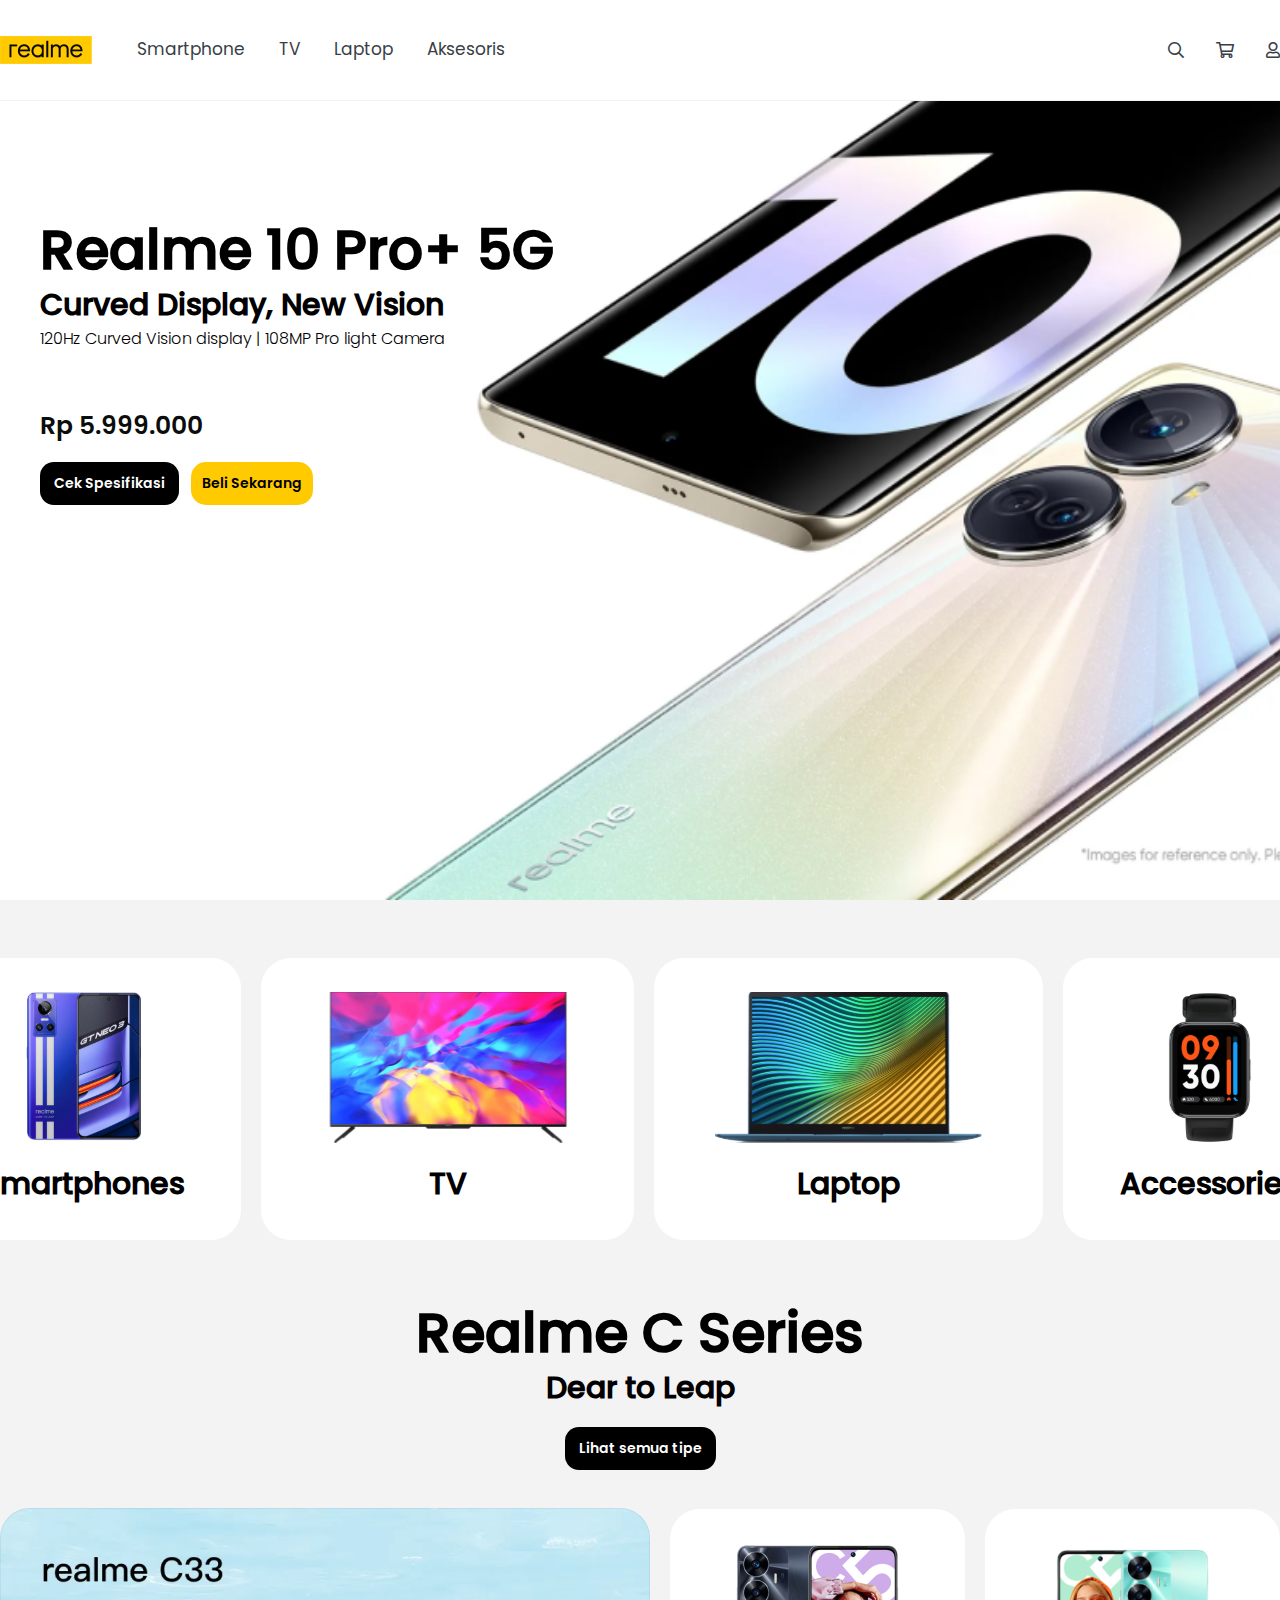
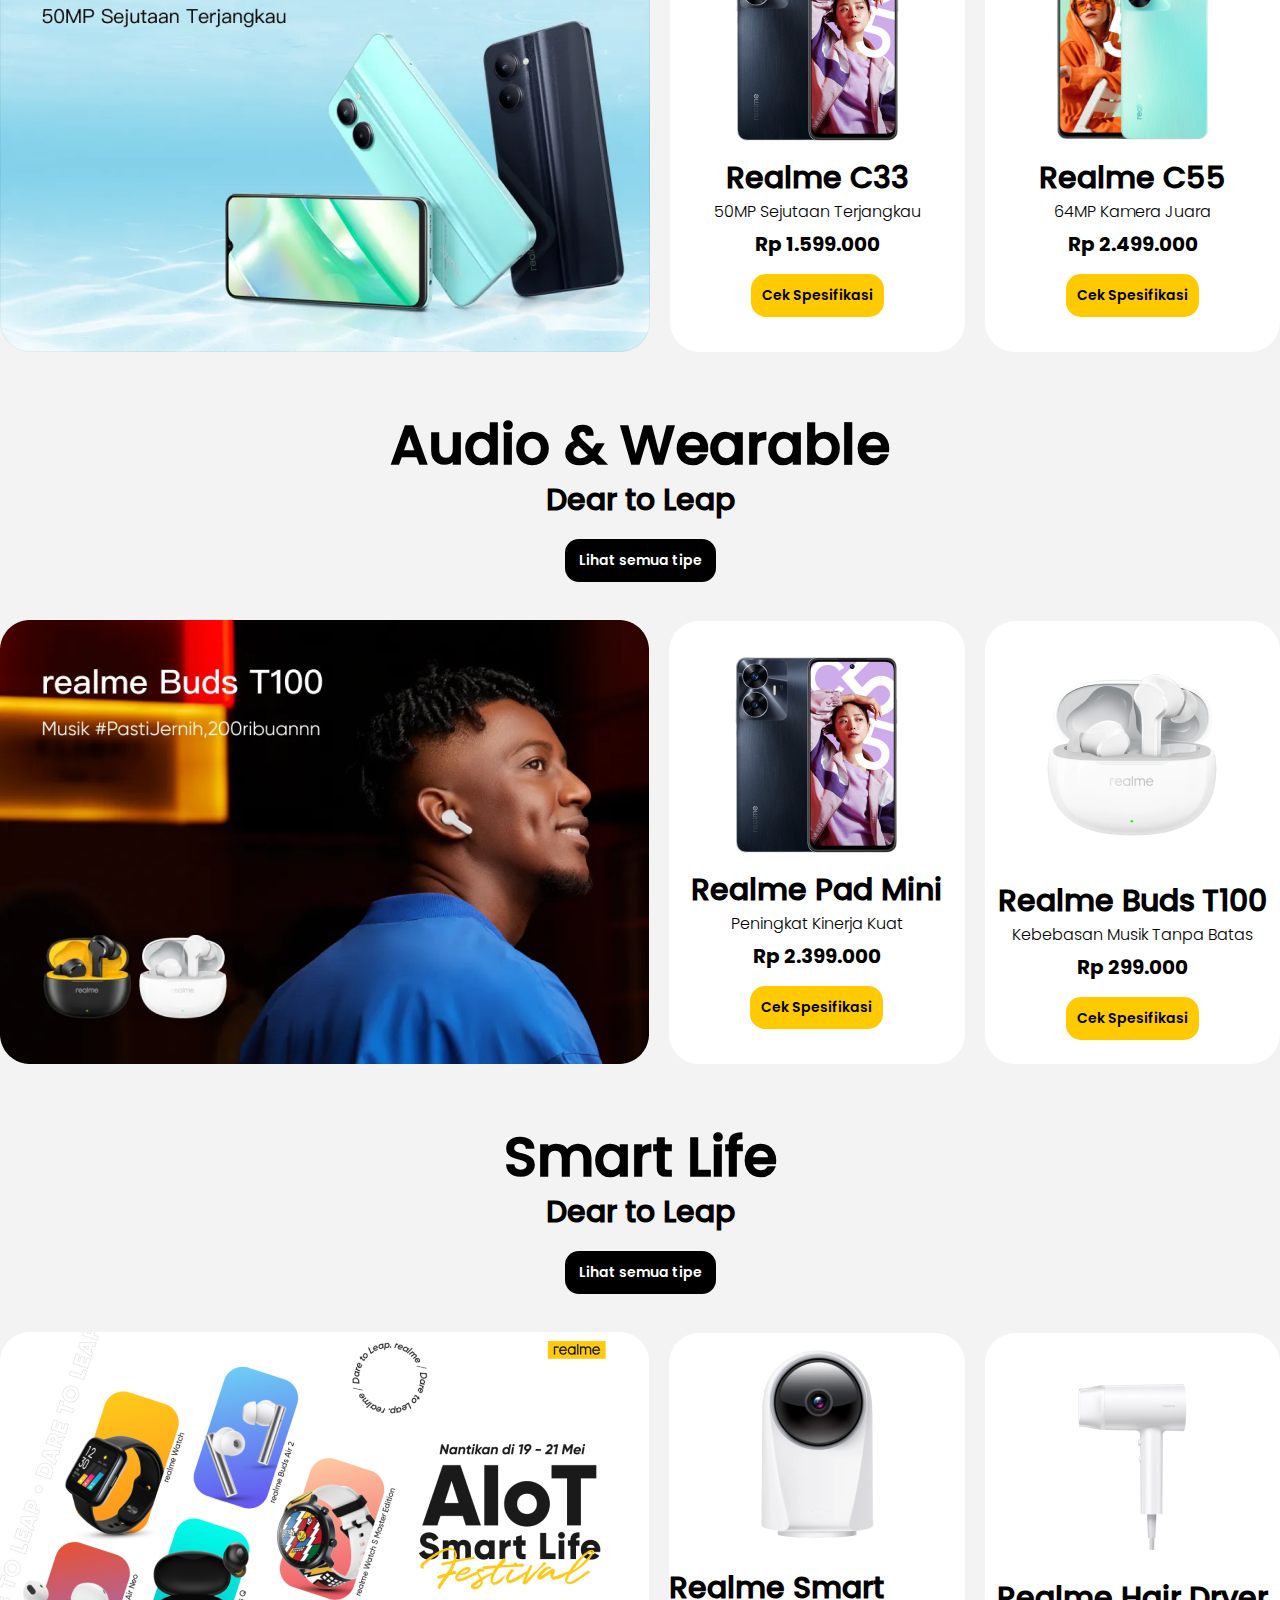
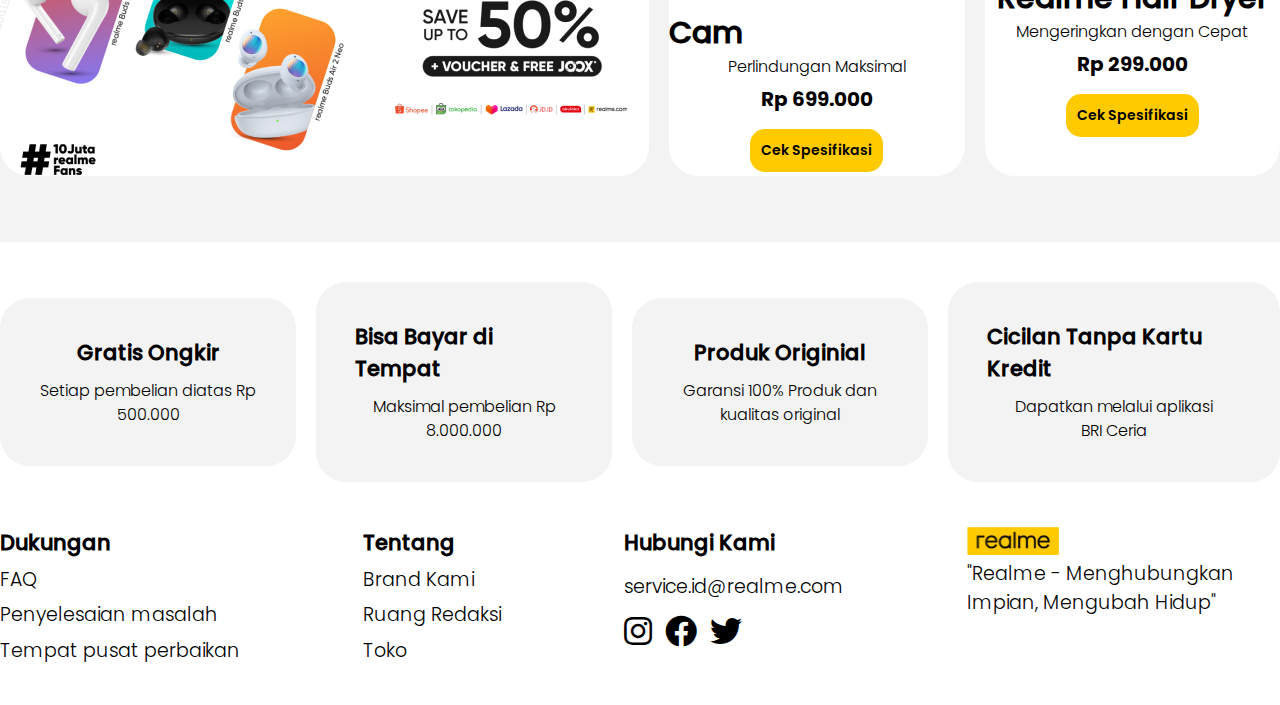
<file: index.html>
<!DOCTYPE html>
<html lang="en">

<head>
    <meta charset="UTF-8">
    <meta http-equiv="X-UA-Compatible" content="IE=edge">
    <meta name="viewport" content="width=device-width, initial-scale=1.0">
    <title>Realme</title>
    <link rel="stylesheet" href="css/all.min.css">
    <link rel="stylesheet" href="css/style.css">
    <link rel="stylesheet" href="css/media.css">


</head>

<body>

    <nav class="nav">
        <div class="container">

            <div class="nav__content">

                <div class="nav__content-left">

                    <img src="./img/logo 2.png" alt="">

                    <ul class="nav__left-list">
                        <li><a href="" class="nav__list-items">Smartphone</a></li>
                        <li><a href="" class="nav__list-items">TV</a></li>
                        <li><a href="" class="nav__list-items">Laptop</a></li>
                        <li><a href="" class="nav__list-items">Aksesoris</a></li>
                    </ul>

                </div>

                <div class="nav__content-right">

                    <a href="" class="nav__right-icons">
                        <i class="far fa-search"></i>
                    </a>
                    <a href="" class="nav__right-icons">
                        <i class="far fa-shopping-cart"></i>
                    </a>
                    <a href="" class="nav__right-icons">
                        <i class="far fa-user"></i>
                    </a>

                </div>

            </div>

        </div>
    </nav>

    <header class="header">
        <div class="container">

            <div class="header__content">

                <h1 class="title">Realme 10 Pro+ 5G </h1>
                <h2 class="title2">Curved Display, New Vision</h2>
                <p class="txt">120Hz Curved Vision display | 108MP Pro light Camera</p>
                <p class="cost">Rp 5.999.000</p>

                <div class="header__content-btns">
                    <a href="c55.html" class="btn-1">Cek Spesifikasi</a>
                    <a href="c55.html" class="btn-2">Beli Sekarang</a>
                </div>

            </div>

        </div>
    </header>

    <main class="main">
        <div class="container">

            <div class="main__cards">

                <div class="main__cards-card">
                    <img src="./img/sec_card-1.svg" alt="">
                    <h3 class="title2">Smartphones</h3>
                </div>

                <div class="main__cards-card">
                    <img src="./img/sec_card-2.svg" alt="">
                    <h3 class="title2">TV</h3>
                </div>

                <div class="main__cards-card">
                    <img src="./img/sec_card-3.svg" alt="">
                    <h3 class="title2">Laptop</h3>
                </div>

                <div class="main__cards-card">
                    <img src="./img/sec_card-4.svg" alt="">
                    <h3 class="title2">Accessories</h3>
                </div>

            </div>

            <div class="main__center">

                <div class="main__center-series">

                    <div class="main__series-top">
                        <h2 class="title">Realme C Series</h2>
                        <h3 class="title2">Dear to Leap</h3>
                        <a href="" class="btn-1">Lihat semua tipe</a>
                    </div>

                    <div class="main__series-botton">

                        <img src="./img/ceries_left.png" alt="">

                        <div class="main__bottom-card">
                            <img src="./img/series_right-1.png" alt="">
                            <h3 class="title2">Realme C33</h3>
                            <p class="txt">50MP Sejutaan Terjangkau</p>
                            <p class="cost2">Rp 1.599.000</p>
                            <a href="c55.html" class="btn-2">Cek Spesifikasi</a>
                        </div>

                        <div class="main__bottom-card">
                            <img src="./img/series_right-2.png" alt="">
                            <h3 class="title2">Realme C55</h3>
                            <p class="txt">64MP Kamera Juara</p>
                            <p class="cost2">Rp 2.499.000</p>
                            <a href="c55.html" class="btn-2">Cek Spesifikasi</a>
                        </div>

                    </div>

                </div>

                <div class="main__center-series">

                    <div class="main__series-top">
                        <h2 class="title">Audio & Wearable</h2>
                        <h3 class="title2">Dear to Leap</h3>
                        <a href="c55.html" class="btn-1">Lihat semua tipe</a>
                    </div>

                    <div class="main__series-botton">

                        <img src="./img/audio_left.png" alt="">

                        <div class="main__bottom-card">
                            <img src="./img/series_right-1.png" alt="">
                            <h3 class="title2">Realme Pad Mini </h3>
                            <p class="txt">Peningkat Kinerja Kuat</p>
                            <p class="cost2">Rp 2.399.000</p>
                            <a href="" class="btn-2">Cek Spesifikasi</a>
                        </div>

                        <div class="main__bottom-card">
                            <img src="./img/audio_right-2.png" alt="">
                            <h3 class="title2">Realme Buds T100</h3>
                            <p class="txt">Kebebasan Musik Tanpa Batas</p>
                            <p class="cost2">Rp 299.000</p>
                            <a href="" class="btn-2">Cek Spesifikasi</a>
                        </div>

                    </div>

                </div>

                <div class="main__center-series">

                    <div class="main__series-top">
                        <h2 class="title">Smart Life</h2>
                        <h3 class="title2">Dear to Leap</h3>
                        <a href="" class="btn-1">Lihat semua tipe</a>
                    </div>

                    <div class="main__series-botton">

                        <img src="./img/smart_left.png" alt="">

                        <div class="main__bottom-card">
                            <img src="./img/smart_right-1.png" alt="">
                            <h3 class="title2">Realme Smart Cam</h3>
                            <p class="txt">Perlindungan Maksimal</p>
                            <p class="cost2">Rp 699.000</p>
                            <a href="c55.html" class="btn-2">Cek Spesifikasi</a>
                        </div>

                        <div class="main__bottom-card">
                            <img src="./img/smart_right-2.png" alt="">
                            <h3 class="title2">Realme Hair Dryer</h3>
                            <p class="txt">Mengeringkan dengan Cepat</p>
                            <p class="cost2">Rp 299.000</p>
                            <a href="c55.html" class="btn-2">Cek Spesifikasi </a>
                        </div>

                    </div>

                </div>

            </div>

        </div>
    </main>

    <footer class="footer">
        <div class="container">

            <div class="footer__content">

                <div class="footer__content-top">

                    <div class="footer__top-card">
                        <h4 class="footer__card-title">Gratis Ongkir</h4>
                        <p class="txt">Setiap pembelian diatas Rp 500.000</p>
                    </div>

                    <div class="footer__top-card">
                        <h4 class="footer__card-title">Bisa Bayar di Tempat</h4>
                        <p class="txt">Maksimal pembelian Rp 8.000.000</p>
                    </div>

                    <div class="footer__top-card">
                        <h4 class="footer__card-title">Produk Originial </h4>
                        <p class="txt">Garansi 100% Produk dan kualitas original</p>
                    </div>

                    <div class="footer__top-card">
                        <h4 class="footer__card-title">Cicilan Tanpa Kartu Kredit</h4>
                        <p class="txt">Dapatkan melalui aplikasi BRI Ceria</p>
                    </div>

                </div>

                <div class="footer__content-last">

                    <div class="footer__last-block">

                        <h4 class="footer__card-title">Dukungan</h4>

                        <ul class="footer__block-list">
                            <li><a href="" class="footer__list-items">FAQ</a></li>
                            <li><a href="" class="footer__list-items">Penyelesaian masalah</a></li>
                            <li><a href="" class="footer__list-items">Tempat pusat perbaikan</a></li>
                        </ul>

                    </div>

                    <div class="footer__last-block">

                        <h4 class="footer__card-title">Tentang</h4>

                        <ul class="footer__block-list">
                            <li><a href="" class="footer__list-items">Brand Kami</a></li>
                            <li><a href="" class="footer__list-items">Ruang Redaksi</a></li>
                            <li><a href="" class="footer__list-items">Toko</a></li>
                        </ul>

                    </div>

                    <div class="footer__last-center">

                        <h4 class="footer__card-title">Hubungi Kami</h4>

                        <p class="footer__list-items">service.id@realme.com</p>

                        <div class="footer__center-icons">
                            <a href="" class="footer__iconss">
                                <i class="fab fa-instagram fa-2x"></i>
                            </a>
                            <a href="" class="footer__iconss">
                                <i class="fab fa-facebook fa-2x"></i>
                            </a>
                            <a href="" class="footer__iconss">
                                <i class="fab fa-twitter fa-2x"></i>
                            </a>
                        </div>

                    </div>

                    <div class="footer__last-right">

                        <img src="./img/footer.svg" alt="">

                        <p class="footer__list-items">"Realme - Menghubungkan Impian, Mengubah Hidup"</p>

                    </div>

                </div>

            </div>
        </div>
    </footer>


    <script src="script.js"></script>
</body>

</html>
</file>
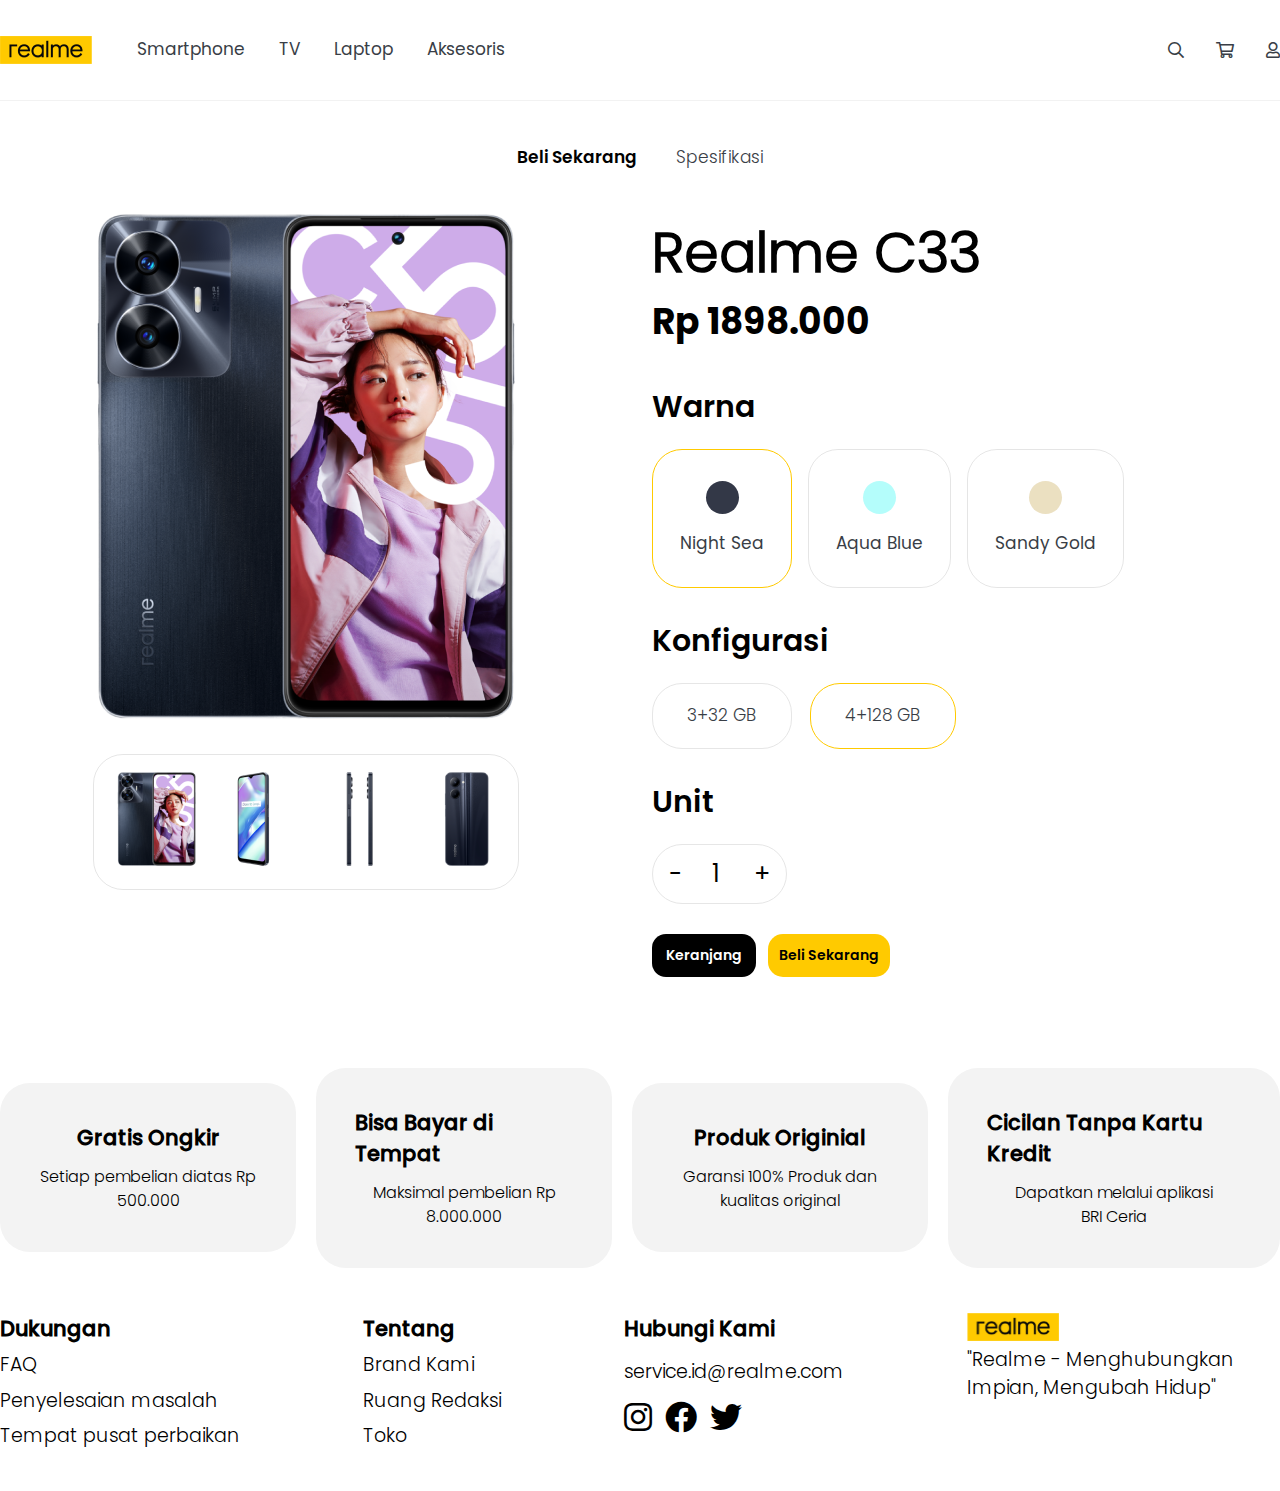
<file: c55.html>
<!DOCTYPE html>
<html lang="en">

    <head>
        <meta charset="UTF-8">
        <meta http-equiv="X-UA-Compatible" content="IE=edge">
        <meta name="viewport" content="width=device-width, initial-scale=1.0">
        <title>Realme C33</title>
        <link rel="stylesheet" href="css/all.min.css">
        <link rel="stylesheet" href="css/style.css">
        <link rel="stylesheet" href="css/media.css">


    </head>

    <body>

        <nav class="nav">
            <div class="container">

                <div class="nav__content">

                    <div class="nav__content-left">

                        <img src="./img/logo 2.png" alt="">

                        <ul class="nav__left-list">
                            <li><a href="" class="nav__list-items">Smartphone</a></li>
                            <li><a href="" class="nav__list-items">TV</a></li>
                            <li><a href="" class="nav__list-items">Laptop</a></li>
                            <li><a href="" class="nav__list-items">Aksesoris</a></li>
                        </ul>

                    </div>

                    <div class="nav__content-right">

                        <a href="" class="nav__right-icons">
                            <i class="far fa-search"></i>
                        </a>
                        <a href="" class="nav__right-icons">
                            <i class="far fa-shopping-cart"></i>
                        </a>
                        <a href="" class="nav__right-icons">
                            <i class="far fa-user"></i>
                        </a>

                    </div>

                </div>



            </div>
        </nav>


        <header class="header2">
            <div class="container">


                <div class="header2__content">

                    <div class="header2__content-top">
                        <h5 class="header2__top-title">Beli Sekarang</h5>
                        <p class="header2__top-txt">Spesifikasi</p>
                    </div>

                    <div class="header2__content-block">

                        <div class="header2__block-left">

                            <img src="./img/page_bg.png" alt="">

                            <div class="header2__left-images">
                                <img src="./img/page_mini-1.png" alt="">
                                <img src="./img/page_mini-2.png" alt="">
                                <img src="./img/page_mini-3.png" alt="">
                                <img src="./img/page_mini-4.png" alt="">
                            </div>

                        </div>

                        <div class="header2__block-right">

                            <h3 class="header2__right-title">Realme C33</h3>
                            <p class="header2__right-txt">Rp 1898.000 </p>
                            <p class="header2__right-txt2">Warna</p>

                            <div class="header2__right-colors">

                                <div class="header2__colors-block active">
                                    <span class="color1"></span>
                                    <p class="color-subtitle">Night Sea</p>
                                </div>

                                <div class="header2__colors-block">
                                    <span class="color2"></span>
                                    <p class="color-subtitle">Aqua Blue</p>
                                </div>

                                <div class="header2__colors-block">
                                    <span class="color3"></span>
                                    <p class="color-subtitle">Sandy Gold</p>
                                </div>

                            </div>

                            <p class="header2__right-txt2">Konfigurasi</p>

                            <div class="header2__right-memory">

                                <div class="header2__memory-block">
                                    <p class="memory-txt">3+32 GB</p>
                                </div>

                                <div class="header2__memory-block active">
                                    <p class="memory-txt">4+128 GB</p>
                                </div>

                            </div>

                            <p class="header2__right-txt2">Unit</p>

                            <div class="counting">
                                <button id="decreaseBtn">-</button>
                                <output id="result">1</output>
                                <button id="increaseBtn">+</button>
                            </div>

                            <div class="header__content-btns">
                                <a href="keranjang.html" class="btn-1">Keranjang</a>
                                <a href="" class="btn-2">Beli Sekarang</a>
                            </div>

                        </div>

                    </div>

                </div>

            </div>
        </header>


        <footer class="footer">
            <div class="container">

                <div class="footer__content">

                    <div class="footer__content-top">

                        <div class="footer__top-card">
                            <h4 class="footer__card-title">Gratis Ongkir</h4>
                            <p class="txt">Setiap pembelian diatas Rp 500.000</p>
                        </div>

                        <div class="footer__top-card">
                            <h4 class="footer__card-title">Bisa Bayar di Tempat</h4>
                            <p class="txt">Maksimal pembelian Rp 8.000.000</p>
                        </div>

                        <div class="footer__top-card">
                            <h4 class="footer__card-title">Produk Originial </h4>
                            <p class="txt">Garansi 100% Produk dan kualitas original</p>
                        </div>

                        <div class="footer__top-card">
                            <h4 class="footer__card-title">Cicilan Tanpa Kartu Kredit</h4>
                            <p class="txt">Dapatkan melalui aplikasi BRI Ceria</p>
                        </div>

                    </div>

                    <div class="footer__content-last">

                        <div class="footer__last-block">

                            <h4 class="footer__card-title">Dukungan</h4>

                            <ul class="footer__block-list">
                                <li><a href="" class="footer__list-items">FAQ</a></li>
                                <li><a href="" class="footer__list-items">Penyelesaian masalah</a></li>
                                <li><a href="" class="footer__list-items">Tempat pusat perbaikan</a></li>
                            </ul>

                        </div>

                        <div class="footer__last-block">

                            <h4 class="footer__card-title">Tentang</h4>

                            <ul class="footer__block-list">
                                <li><a href="" class="footer__list-items">Brand Kami</a></li>
                                <li><a href="" class="footer__list-items">Ruang Redaksi</a></li>
                                <li><a href="" class="footer__list-items">Toko</a></li>
                            </ul>

                        </div>

                        <div class="footer__last-center">

                            <h4 class="footer__card-title">Hubungi Kami</h4>

                            <p class="footer__list-items">service.id@realme.com</p>

                            <div class="footer__center-icons">
                                <a href="https://www.instagram.com/realmeuzbekistan/" class="footer__iconss">
                                    <i class="fab fa-instagram fa-2x"></i>
                                </a>
                                <a href="" class="footer__iconss">
                                    <i class="fab fa-facebook fa-2x"></i>
                                </a>
                                <a href="" class="footer__iconss">
                                    <i class="fab fa-twitter fa-2x"></i>
                                </a>
                            </div>

                        </div>

                        <div class="footer__last-right">

                            <img src="./img/footer.svg" alt="">

                            <p class="footer__list-items">"Realme - Menghubungkan Impian, Mengubah Hidup"</p>

                        </div>


                    </div>

                </div>
            </div>
        </footer>



        <script src="script.js"></script>
    </body>

</html>
</file>
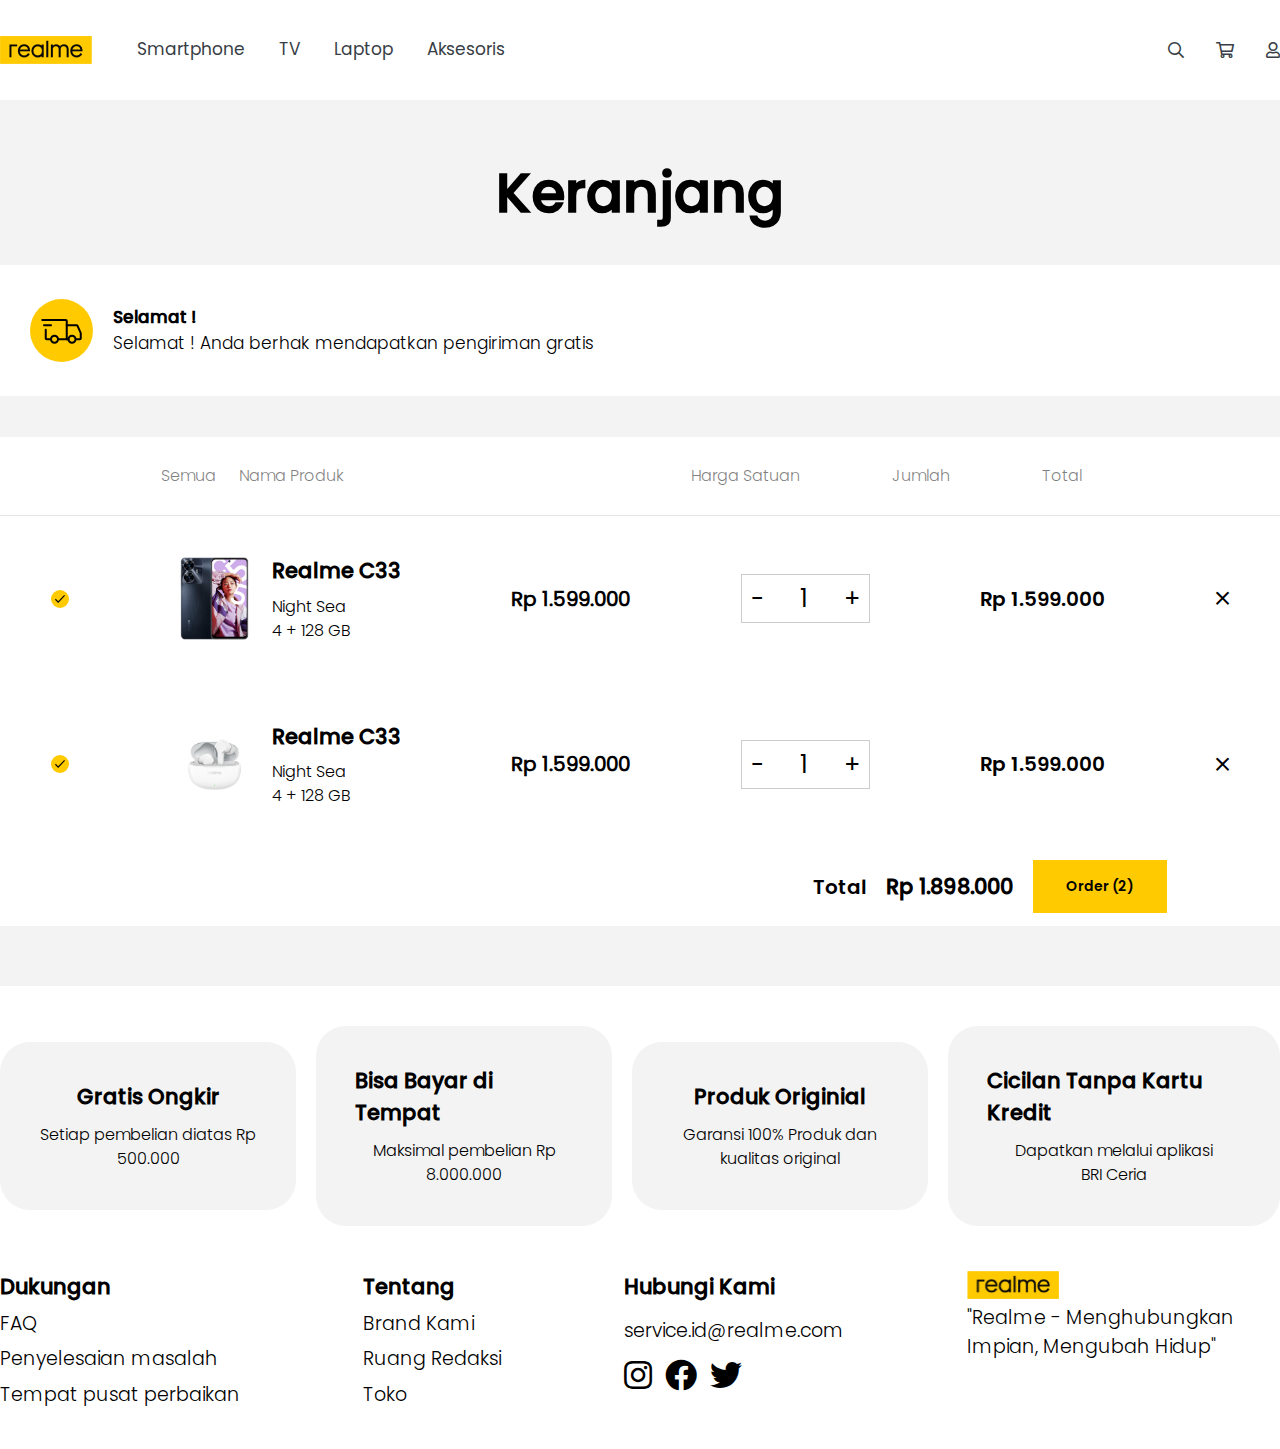
<file: keranjang.html>
<!DOCTYPE html>
<html lang="en">

    <head>
        <meta charset="UTF-8">
        <meta http-equiv="X-UA-Compatible" content="IE=edge">
        <meta name="viewport" content="width=device-width, initial-scale=1.0">
        <title>Keranjang</title>
        <link rel="stylesheet" href="css/all.min.css">
        <link rel="stylesheet" href="css/style.css">
        <link rel="stylesheet" href="css/media.css">


    </head>

    <body>

        <nav class="nav">
            <div class="container">

                <div class="nav__content">

                    <div class="nav__content-left">

                        <img src="./img/logo 2.png" alt="">

                        <ul class="nav__left-list">
                            <li><a href="" class="nav__list-items">Smartphone</a></li>
                            <li><a href="" class="nav__list-items">TV</a></li>
                            <li><a href="" class="nav__list-items">Laptop</a></li>
                            <li><a href="" class="nav__list-items">Aksesoris</a></li>
                        </ul>

                    </div>

                    <div class="nav__content-right">

                        <a href="" class="nav__right-icons">
                            <i class="far fa-search"></i>
                        </a>
                        <a href="" class="nav__right-icons">
                            <i class="far fa-shopping-cart"></i>
                        </a>
                        <a href="" class="nav__right-icons">
                            <i class="far fa-user"></i>
                        </a>

                    </div>

                </div>

            </div>
        </nav>

        <header class="header__ker">
            <div class="container">

                <h3 class="title keranjang">Keranjang</h3>

                <div class="container">

                    <div class="delivery">

                        <img src="./img/delivery-icon.svg" alt="">

                        <div class="delivery_box">

                            <h4 class="title__keranjang">Selamat !</h4>
                            <p class="subtitle__keranjang">Selamat ! Anda berhak mendapatkan pengiriman gratis</p>

                        </div>

                    </div>

                </div>

                <div class="header__kers">

                    <div class="header__ker-left">
                        <p class="header__left-txt">Semua</p>
                        <p class="header__left-txt">Nama Produk</p>
                    </div>

                    <div class="header__ker-right">
                        <p class="header__left-txt">Harga Satuan</p>
                        <p class="header__left-txt">Jumlah</p>
                        <p class="header__left-txt">Total</p>
                    </div>

                </div>

                <div class="header__center-ker">

                    <img src="./img/cheched.svg" alt="" class="media__img">

                    <div class="ker__center-block">

                        <img src="./img/page_bg.png" alt="" class="ker__center-img">

                        <div class="block__infoss">
                            <h4 class="ker__block-title">Realme C33</h4>
                            <p class="txt">Night Sea <br>
                                4 + 128 GB</p>
                        </div>

                    </div>

                    <h3 class="ker__center-title">Rp 1.599.000</h3>

                    <div class="ker__center-count">
                        <button id="decreaseBtn">-</button>
                        <span id="result">1</span>
                        <button id="increaseBtn">+</button>
                    </div>

                    <h3 class="ker__center-title2">Rp 1.599.000</h3>

                    <button class="ker__center-clear">
                        <i class="fal fa-times"></i>
                    </button>

                </div>

                <div class="header__center-ker">

                    <img src="./img/cheched.svg" alt="">


                    <div class="ker__center-block">

                        <img src="./img/audio_right-2.png" alt="" class="ker__center-img">

                        <div class="block__infoss">
                            <h4 class="ker__block-title">Realme C33</h4>
                            <p class="txt">Night Sea <br>
                                4 + 128 GB</p>
                        </div>

                    </div>

                    <h3 class="ker__center-title">Rp 1.599.000</h3>

                    <div class="ker__center-count">
                        <button id="decreaseBtn2">-</button>
                        <span id="result2">1</span>
                        <button id="increaseBtn2">+</button>
                    </div>

                    <h3 class="ker__center-title2">Rp 1.599.000</h3>


                    <button class="ker__center-clear">
                        <i class="fal fa-times"></i>
                    </button>

                </div>

                <div class="header__ker-last">
                    <h3 class="ker__center-title2">Total</h3>
                    <h4 class="header__center-ker2">Rp 1.898.000</h4>
                    <button>Order (2)</button>
                </div>


            </div>
        </header>


        <footer class="footer">
            <div class="container">

                <div class="footer__content">

                    <div class="footer__content-top">

                        <div class="footer__top-card">
                            <h4 class="footer__card-title">Gratis Ongkir</h4>
                            <p class="txt">Setiap pembelian diatas Rp 500.000</p>
                        </div>

                        <div class="footer__top-card">
                            <h4 class="footer__card-title">Bisa Bayar di Tempat</h4>
                            <p class="txt">Maksimal pembelian Rp 8.000.000</p>
                        </div>

                        <div class="footer__top-card">
                            <h4 class="footer__card-title">Produk Originial </h4>
                            <p class="txt">Garansi 100% Produk dan kualitas original</p>
                        </div>

                        <div class="footer__top-card">
                            <h4 class="footer__card-title">Cicilan Tanpa Kartu Kredit</h4>
                            <p class="txt">Dapatkan melalui aplikasi BRI Ceria</p>
                        </div>

                    </div>

                    <div class="footer__content-last">

                        <div class="footer__last-block">

                            <h4 class="footer__card-title">Dukungan</h4>

                            <ul class="footer__block-list">
                                <li><a href="" class="footer__list-items">FAQ</a></li>
                                <li><a href="" class="footer__list-items">Penyelesaian masalah</a></li>
                                <li><a href="" class="footer__list-items">Tempat pusat perbaikan</a></li>
                            </ul>

                        </div>

                        <div class="footer__last-block">

                            <h4 class="footer__card-title">Tentang</h4>

                            <ul class="footer__block-list">
                                <li><a href="" class="footer__list-items">Brand Kami</a></li>
                                <li><a href="" class="footer__list-items">Ruang Redaksi</a></li>
                                <li><a href="" class="footer__list-items">Toko</a></li>
                            </ul>

                        </div>

                        <div class="footer__last-center">

                            <h4 class="footer__card-title">Hubungi Kami</h4>

                            <p class="footer__list-items">service.id@realme.com</p>

                            <div class="footer__center-icons">
                                <a href="https://www.instagram.com/realmeuzbekistan/" class="footer__iconss">
                                    <i class="fab fa-instagram fa-2x"></i>
                                </a>
                                <a href="" class="footer__iconss">
                                    <i class="fab fa-facebook fa-2x"></i>
                                </a>
                                <a href="" class="footer__iconss">
                                    <i class="fab fa-twitter fa-2x"></i>
                                </a>
                            </div>

                        </div>

                        <div class="footer__last-right">

                            <img src="./img/footer.svg" alt="">

                            <p class="footer__list-items">"Realme - Menghubungkan Impian, Mengubah Hidup"</p>

                        </div>


                    </div>

                </div>
            </div>
        </footer>

        <script src="script.js"></script>
    </body>

</html>
</file>
<file: css/style.css>
@import url(font.css);

* {
    padding: 0;
    margin: 0;
    box-sizing: border-box;
    list-style: none;
    text-decoration: none;
    font-family: "Poppins-Regular";
}

.nav {
    position: fixed;
    top: 0;
    width: 100%;
    border-bottom: 1px solid #0000000D;
    background: white;
}

.container {
    max-width: 1318px;
    margin: 0 auto;
}

.nav__content {
    display: flex;
    justify-content: space-between;
    align-items: center;
    padding: 36px 0;
}

.nav__content-left {
    display: flex;
    align-items: center;
    column-gap: 45px;
}

.nav__left-list {
    display: flex;
    column-gap: 34px;
}

.nav__list-items {
    color: #393E46;
    font-size: 17px;
    line-height: 25.5px;
    transition: 0.5s;
}

.nav__list-items:hover {
    color: #FFCA00;
}

.nav__content-right {
    display: flex;
    align-items: center;
    column-gap: 32px;
}

.nav__right-icons {
    color: #393E46;
    transition: 0.5s;
}

.nav__right-icons:hover {
    transform: scale(1.6);
}

.header {
    background: url(../img/header_bg.png) no-repeat center/cover;
    height: 100vh;
    background-position: top center;
}

.header__content {
    display: flex;
    flex-direction: column;
    padding: 217px 0 143px 40px;
}

.title {
    color: #000000;
    font-size: 55px;
    line-height: 65px;
    font-family: "Poppins-Medium";
}

.title2 {
    color: #000000;
    font-size: 30px;
    line-height: 45px;
    font-family: "Poppins-Medium";
    transition: 0.5s;
}

.txt {
    color: #000000;
    line-height: 24px;
    font-family: "Poppins-Light";
}

.cost {
    font-size: 25px;
    line-height: 37.5px;
    color: #0B0C0C;
    font-family: "Poppins-SemiBold";
    padding: 56px 0 17px;
}

.header__content-btns {
    display: flex;
    align-items: center;
    column-gap: 12px;
}

.btn-1 {
    color: white;
    background: #000000;
    border-radius: 14px;
    padding: 10px 13px;
    font-size: 14px;
    line-height: 21px;
    font-family: "Poppins-SemiBold";
    transition: 0.5s;
    border: 1px solid transparent;
}

.btn-1:hover {
    border: 1px solid #0000001A;
    background: linear-gradient(0deg, rgba(0, 0, 0, 0.1), rgba(0, 0, 0, 0.1)),
        linear-gradient(0deg, rgba(0, 0, 0, 0.05), rgba(0, 0, 0, 0.05));
    color: #000000;
}

.btn-2:hover {
    border: 1px solid #0000001A;
    background: linear-gradient(0deg, rgba(0, 0, 0, 0.1), rgba(0, 0, 0, 0.1)),
        linear-gradient(0deg, rgba(255, 202, 0, 0.05), rgba(255, 202, 0, 0.05));
    color: #000000;

}

.btn-2 {
    background: #FFCA00;
    color: #000000;
    border-radius: 15px;
    padding: 10px;
    font-size: 14px;
    line-height: 21px;
    font-family: "Poppins-SemiBold";
    transition: 0.5s;
    border: 1px solid transparent;
}

.main {
    background: #F3F3F3;
}

.main__cards {
    display: flex;
    justify-content: center;
    align-items: center;
    column-gap: 20px;
    padding: 58px 0 60px;
}

.main__cards-card {
    display: flex;
    flex-direction: column;
    justify-content: center;
    align-items: center;
    background: white;
    padding: 32px 55px;
    border-radius: 30px;
    border: 2px solid transparent;
    transition: 0.5s;
}

.main__cards-card:hover {
    background: rgba(0, 0, 0, 0);
    border: 2px solid black;
}



.main__cards-card:hover .title2 {
    color: rgb(0, 0, 0);
    transform: scale(1.2);
}

.main__cards-card .title2 {
    padding-top: 18px;
}

.main__center {
    display: flex;
    flex-direction: column;
    row-gap: 60px;
    padding-bottom: 66px;
}

.main__center-series {
    display: flex;
    flex-direction: column;
    row-gap: 38px;
}

.main__series-top {
    display: flex;
    flex-direction: column;
    justify-content: center;
    align-items: center;
}

.main__series-top .btn-1 {
    margin-top: 17px;
}

.main__series-botton {
    display: flex;
    align-items: center;
    column-gap: 20px;
}

.main__bottom-card {
    width: 315px;
    height: 443px;
    display: flex;
    flex-direction: column;
    justify-content: center;
    align-items: center;
    background: white;
    border-radius: 30px;
}

.main__bottom-card .title2 {
    padding-top: 13px;
}

.cost2 {
    color: black;
    font-size: 20px;
    line-height: 30px;
    font-family: "Poppins-Bold";
    padding: 5px 0 15px;
}

.footer__content {
    display: flex;
    flex-direction: column;
    row-gap: 45px;
    padding: 40px 0;
}

.footer__content-top {
    display: flex;
    align-items: center;
    column-gap: 20px;
}

.footer__top-card {
    display: flex;
    justify-content: center;
    align-items: center;
    flex-direction: column;
    row-gap: 11px;
    background: #F3F3F3;
    padding: 39px;
    border-radius: 30px;
}

.footer__card-title {
    color: #000000;
    font-size: 21px;
    line-height: 31.5px;
    font-family: "Poppins-Medium";
}

.footer__top-card .txt {
    width: 218px;
    text-align: center;
}

.footer__content-last {
    display: flex;
    justify-content: space-between;
}

.footer__last-block {
    display: flex;
    flex-direction: column;
    row-gap: 7px;
}

.footer__block-list {
    display: flex;
    flex-direction: column;
    row-gap: 7px;
}

.footer__list-items {
    color: black;
    font-size: 19px;
    line-height: 28.5px;
    font-family: "Poppins-Light";
}

.footer__last-center {
    display: flex;
    flex-direction: column;
    row-gap: 14px;
}

.footer__center-icons {
    display: flex;
    column-gap: 13px;
}

.footer__iconss {
    color: black;
    transition: 0.5s;
}

.footer__iconss:hover {
    transform: scale(1.5);
}

.footer__last-right {
    display: flex;
    flex-direction: column;
    row-gap: 5px;
}

.footer__last-right img {
    max-width: max-content;
}

.footer__last-right .footer__list-items {
    width: 313.26px;
}

.header2__content {
    display: flex;
    flex-direction: column;
    row-gap: 40px;
    padding: 145px 0 51px;
}

.header2__content-top {
    display: flex;
    justify-content: center;
    align-items: center;
    column-gap: 39px;
}

.header2__top-title {
    color: black;
    font-size: 17px;
    line-height: 25.5px;
    font-family: "Poppins-SemiBold";
}

.header2__top-txt {
    color: #393E46;
    font-size: 17px;
    line-height: 25.5px;
    font-family: "Poppins-Light";
}

.header2__content-block {
    display: flex;
    column-gap: 133px;
    padding-left: 93px;
}

.header2__block-left {
    display: flex;
    flex-direction: column;
    row-gap: 32px;
}

.header2__left-images {
    display: flex;
    justify-content: center;
    align-items: center;
    column-gap: 6px;
    border: 1px solid #0000001A;
    border-radius: 30px;
    padding: 14px 0 19px 21px;
}

.header2__block-right {
    display: flex;
    flex-direction: column;
}

.header2__right-title {
    font-family: "Poppins-Light";
    font-size: 55px;
    line-height: 84px;
    color: black;
}

.header2__right-txt {
    color: black;
    font-size: 36px;
    line-height: 54px;
    font-family: "Poppins-Bold";
    padding-bottom: 35px;
}

.header2__right-txt2 {
    color: black;
    font-size: 30px;
    line-height: 45px;
    font-family: "Poppins-SemiBold";
}

.header2__right-colors {
    display: flex;
    align-items: center;
    column-gap: 16px;
    padding: 20px 0 30px;
}

.header2__colors-block {
    display: flex;
    justify-content: center;
    align-items: center;
    flex-direction: column;
    row-gap: 17px;
    border: 1px solid #0000001A;
    padding: 31px 27px;
    border-radius: 30px;
    transition: 0.5s;
}

.header2__colors-block:hover {
    border: 1px solid #FFCA00;
}

.color1 {
    background: #333847;
    width: 33px;
    height: 33px;
    border-radius: 50%;
}

.color2 {
    background: #B4FDFB;
    width: 33px;
    height: 33px;
    border-radius: 50%;
}

.color3 {
    background: #EBE0C1;
    width: 33px;
    height: 33px;
    border-radius: 50%;
}

.color-subtitle {
    color: #393E46;
    font-size: 17px;
    line-height: 25.5px;
}

.header2__right-memory {
    display: flex;
    align-items: center;
    column-gap: 18px;
    padding: 20px 0 30px;
}

.header2__memory-block {
    border: 1px solid #E6E6E6;
    padding: 19px 34px;
    border-radius: 30px;
    transition: 0.5s;
}

.header2__memory-block:hover{
    border: 1px solid #FFCA00;
}

.memory-txt {
    color: #393E46;
    font-size: 17px;
    line-height: 25.5px;
    font-family: "Poppins-Light";
}

.active {
    border: 1px solid #FFCA00;
}

.counting {
    display: flex;
    align-items: center;
    justify-content: center;
    column-gap: 72px;
    border: 1px solid #E6E6E6;
    width: 135px;
    height: 60px;
    border-radius: 30px;
    margin: 20px 0 30px;
    position: relative;
}

.counting output {
    color: black;
    font-size: 1.5rem;
    position: absolute;
    left: 59px;
}

.counting button {
    color: black;
    background: none;
    border: none;
    outline: none;
    cursor: pointer;
    font-size: 1.5rem;
}


.keranjang {
    text-align: center;
    padding-bottom: 40px;
}

.delivery {
    display: flex;
    align-items: center;
    column-gap: 20px;
    background: white;
    padding: 34px 30px;
    margin-bottom: 41px;
}

.title__keranjang {
    color: black;
    font-size: 17px;
    line-height: 25.5px;
    font-family: "Poppins-Medium";
}

.subtitle__keranjang {
    font-size: 17px;
    line-height: 25.5px;
    font-family: "Poppins-Light";
    color: black;
}

.header__ker {
    background: #F3F3F3;
    padding: 160px 0 60px;
}

.header__kers {
    display: flex;
    justify-content: space-between;
    align-items: center;
    background: white;
    padding: 27px 198px 27px 161px;
    border-bottom: 1px solid #0000001A;
}

.header__ker-left {
    display: flex;
    align-items: center;
    column-gap: 23px;
}

.header__ker-right {
    display: flex;
    align-items: center;
    column-gap: 92px;
}

.header__left-txt {
    color: #00000080;
    font-family: "Poppins-Light";
    line-height: 24px;
}

.header__center-ker {
    display: flex;
    align-items: center;
    justify-content: space-between;
    background-color: white;
    padding: 39px 51px;
}

.ker__center-block {
    display: flex;
    align-items: center;
    column-gap: 23px;
}

.block__infoss {
    display: flex;
    flex-direction: column;
    row-gap: 8px;
}

.ker__center-img {
    max-width: 69px;
    max-height: 84px;
}

.ker__block-title {
    color: black;
    font-size: 21px;
    line-height: 31.5px;
    font-family: "Poppins-Medium";
}

.ker__center-title {
    color: black;
    font-size: 20px;
    line-height: 30px;
}

.ker__center-count {
    display: flex;
    align-items: center;
    column-gap: 25px;
    border: 1px solid #00000033;
    padding: 6px 9px;
}

.ker__center-count span {
    width: 30px;
    text-align: center;
    font-size: 1.5rem;
}

.ker__center-count button {
    border: none;
    outline: none;
    background: none;
    font-size: 1.5rem;
    cursor: pointer;
}

.ker__center-title2 {
    font-size: 20px;
    line-height: 30px;
    color: black;
    font-family: "Poppins-SemiBold";
}

.ker__center-clear {
    border: none;
    outline: none;
    background: none;
    font-size: 1.3rem;
}

.header__ker-last {
    display: flex;
    column-gap: 20px;
    align-items: center;
    justify-content: flex-end;
    background: white;
    padding: 13px 113px;
}

.header__ker-last button {
    border: none;
    outline: none;
    background: #FFCA00;
    padding: 16px 33px;
    color: black;
    font-size: 14px;
    line-height: 21px;
    font-family: "Poppins-SemiBold";
    cursor: pointer;
}

.header__center-ker2 {
    color: black;
    font-size: 21px;
    line-height: 31.5px;
    font-family: "Poppins-Medium";
}
</file>
<file: css/media.css>
@media(max-width: 932px) {

     .nav {
         border-bottom: 1, 5px solid #0000000D;
     }

     .nav__content {
         padding: 36px 25px;
     }

     .nav__content-left {
         column-gap: 40px;
     }

     .nav__left-list {
         column-gap: 25px;
     }

     .nav__list-items {
         font-size: 16.5px;
         line-height: 20px;
     }

     .nav__content-right {
         column-gap: 28px;
     }

     .header {
         background-position: top;
     }

     .header__content {
         width: 100%;
         row-gap: 2px;
         padding: 140px 25px;
     }


     .title {
         font-size: 40px;
         line-height: 30px;
     }


     .title2 {
         font-size: 25px;
         line-height: 50px;
     }

     .header__content .txt {
         width: 30%;
     }

     .txt {
         line-height: 20px;
     }

     .cost {
         font-size: 20px;
         line-height: 30px;
         padding: 40px 0 15px;
     }

     .header__content-btns {
         column-gap: 10px;
     }

     .btn-1 {
         border-radius: 15px;
         padding: 9px 11px;
         font-size: 12px;
         line-height: 18px;
     }

     .btn-2 {
         border-radius: 15px;
         padding: 9px 11px;
         font-size: 12px;
         line-height: 18px;
     }

     .main__cards {
         flex-wrap: wrap;
         gap: 20px;
         padding: 55px 0 55px;
     }

     .main__cards-card {
         padding: 30px 40px;
         border-radius: 25px;
     }

     .main__cards-card .title2 {
         padding-top: 15px;
     }

     .main__center {
         row-gap: 55px;
         padding-bottom: 55px;
     }

     .main__center-series {
         row-gap: 33px;
     }

     .main__series-top .btn-1 {
         margin-top: 15px;
     }

     .main__series-botton {
         justify-content: center;
         flex-wrap: wrap;
         gap: 20px;
     }

     .main__bottom-card {
         width: 310px;
         height: 425px;
     }

     .main__bottom-card .title2 {
         padding-top: 10px;
     }

     .cost2 {
         font-size: 18px;
         line-height: 22px;
         padding: 6px 0 17px;
     }

     .footer__content {
         row-gap: 35px;
         padding: 35px 25px;
     }

     .footer__content-top {
         justify-content: center;
         flex-wrap: wrap;
         gap: 15px;
     }


     .footer__top-card {
         width: 45%;
         row-gap: 9px;
         padding: 35px;
     }

     .footer__card-title {
         font-size: 19px;
         line-height: 25px;
     }

     .footer__top-card .txt {
         font-size: 15px;
     }


     .footer__last-block {
         row-gap: 5px;
     }

     .footer__block-list {
         row-gap: 3px;
     }

     .footer__list-items {
         font-size: 14px;
         line-height: 20px;
     }

     .footer__last-center {
         row-gap: 10px;
     }

     .footer__center-icons {
         column-gap: 10px;
     }

     .footer__iconss .fa-2x {
         font-size: 1.7em;
     }

     .footer__last-right {
         row-gap: 10px;
     }

     .footer__last-right .footer__list-items {
         width: 190px;
     }

     .header2__content {
         row-gap: 30px;
         padding: 140px 25px 20px;
     }

     .header2__content-top {
         column-gap: 20px;
     }

     .header2__top-title {
         font-size: 16px;
         line-height: 20px;
     }

     .header2__top-txt {
         font-size: 15px;
         line-height: 20px;
     }


     .header2__content-block {
         column-gap: 117px;
         padding-left: 0;
     }

     .header2__block-left {
         row-gap: 28px;
     }

     .header2__left-images {
         column-gap: 4px;
         border: 2px solid #0000001A;
         padding: 13px 0 15px 10px;
     }

     .header2__right-title {
         font-size: 45px;
         line-height: 55px;
     }

     .header2__right-txt {
         font-size: 29px;
         line-height: 40px;
         padding-bottom: 30px;
     }

     .header2__right-txt2 {
         font-size: 28px;
         line-height: 35px;
     }

     .header2__right-colors {
         column-gap: 13px;
         padding: 15px 0 28px;
     }

     .header2__colors-block {
         row-gap: 15px;
         padding: 25px;
     }

     .color1 {
         width: 30px;
         height: 30px;
     }

     .color2 {
         width: 30px;
         height: 30px;
     }

     .color3 {
         width: 30px;
         height: 30px;
     }

     .color-subtitle {
         font-size: 16px;
         line-height: 23px;
         text-align: center;
     }

     .header2__right-memory {
         column-gap: 16px;
         padding: 18px 0 28px;
     }

     .header2__memory-block {
         padding: 17px 30px;
     }

     .memory-txt {
         font-size: 15px;
         line-height: 20px;
     }

     .header__ker {
         padding: 140px 25px 50px;
     }

     .keranjang {
         font-size: 40px;
         padding-bottom: 30px;
     }

     .delivery {
         column-gap: 15px;
         padding: 30px 30px;
         margin-bottom: 41px;
         border-radius: 15px;
         border: 1.5px solid #0000001A;
     }

     .title__keranjang {
         font-size: 16px;
         line-height: 25px;
     }

     .subtitle__keranjang {
         font-size: 15px;
         line-height: 20px;
     }

     .header__kers {
         background: white;
         padding: 27px 30px;
         border: 1.5px solid #0000001A;
         border-radius: 15px;
     }

     .header__ker-left {
         column-gap: 20px;
     }

     .header__ker-right {
         column-gap: 60px;
     }

     .header__left-txt {
         line-height: 18px;
     }

     .header__center-ker {
         padding: 39px 15px;
         border: 1.5px solid #0000001A;
         margin: 20px 0;
         border-radius: 15px;
     }

     .ker__center-block {
         column-gap: 20px;
     }

     .block__infoss {
         row-gap: 5px;
     }

     .ker__block-title {
         font-size: 18px;
         line-height: 25px;
     }

     .ker__center-title {
         font-size: 17px;
         line-height: 0;
     }

     .ker__center-count {
         column-gap: 30px;
         padding: 5px 7px;
     }


     .ker__center-count span {
         font-size: 1.3rem;
     }

     .ker__center-count button {
         font-size: 1.2rem;
     }

     .ker__center-title2 {
         font-size: 17px;
         line-height: 0;
     }

     .ker__center-clear {
         font-size: 1rem;
     }

     .header__ker-last {
         column-gap: 15px;
         justify-content: center;
         border-radius: 15px;
         padding: 13px 0;
         border: 1.5px solid #0000001A;
     }

     .header__ker-last button {
         padding: 14px 28px;
         font-size: 13px;
         line-height: 19px;
         border-radius: 10px;
     }

     .header__center-ker2 {
         font-size: 17px;
         line-height: 0;
     }








 }

 @media(max-width: 915px) {

     .nav {
         border-bottom: 1, 5px solid #0000000D;
     }

     .nav__content {
         padding: 36px 25px;
     }

     .nav__content-left {
         column-gap: 40px;
     }

     .nav__left-list {
         column-gap: 25px;
     }

     .nav__list-items {
         font-size: 16.5px;
         line-height: 20px;
     }

     .nav__content-right {
         column-gap: 28px;
     }

     .header {
         background-position: top;
     }

     .header__content {
         width: 100%;
         row-gap: 2px;
         padding: 140px 25px;
     }


     .title {
         font-size: 40px;
         line-height: 30px;
     }


     .title2 {
         font-size: 25px;
         line-height: 50px;
     }

     .header__content .txt {
         width: 30%;
     }

     .txt {
         line-height: 20px;
     }

     .cost {
         font-size: 20px;
         line-height: 30px;
         padding: 40px 0 15px;
     }

     .header__content-btns {
         column-gap: 10px;
     }

     .btn-1 {
         border-radius: 15px;
         padding: 9px 11px;
         font-size: 12px;
         line-height: 18px;
     }

     .btn-2 {
         border-radius: 15px;
         padding: 9px 11px;
         font-size: 12px;
         line-height: 18px;
     }

     .main__cards {
         flex-wrap: wrap;
         gap: 20px;
         padding: 55px 0 55px;
     }

     .main__cards-card {
         padding: 30px 40px;
         border-radius: 25px;
     }

     .main__cards-card .title2 {
         padding-top: 15px;
     }

     .main__center {
         row-gap: 55px;
         padding-bottom: 55px;
     }

     .main__center-series {
         row-gap: 33px;
     }

     .main__series-top .btn-1 {
         margin-top: 15px;
     }

     .main__series-botton {
         justify-content: center;
         flex-wrap: wrap;
         gap: 20px;
     }

     .main__bottom-card {
         width: 310px;
         height: 425px;
     }

     .main__bottom-card .title2 {
         padding-top: 10px;
     }

     .cost2 {
         font-size: 18px;
         line-height: 22px;
         padding: 6px 0 17px;
     }

     .footer__content {
         row-gap: 35px;
         padding: 35px 25px;
     }

     .footer__content-top {
         justify-content: center;
         flex-wrap: wrap;
         gap: 15px;
     }


     .footer__top-card {
         width: 38%;
         row-gap: 9px;
         padding: 35px;
     }

     .footer__card-title {
         font-size: 19px;
         line-height: 25px;
     }

     .footer__top-card .txt {
         font-size: 15px;
     }


     .footer__last-block {
         row-gap: 5px;
     }

     .footer__block-list {
         row-gap: 3px;
     }

     .footer__list-items {
         font-size: 14px;
         line-height: 20px;
     }

     .footer__last-center {
         row-gap: 10px;
     }

     .footer__center-icons {
         column-gap: 10px;
     }

     .footer__iconss .fa-2x {
         font-size: 1.7em;
     }

     .footer__last-right {
         row-gap: 10px;
     }

     .footer__last-right .footer__list-items {
         width: 190px;
     }

     .header2__content {
         row-gap: 30px;
         padding: 140px 25px 20px;
     }

     .header2__content-top {
         column-gap: 20px;
     }

     .header2__top-title {
         font-size: 16px;
         line-height: 20px;
     }

     .header2__top-txt {
         font-size: 15px;
         line-height: 20px;
     }


     .header2__content-block {
         column-gap: 117px;
         padding-left: 0;
     }

     .header2__block-left {
         row-gap: 28px;
     }

     .header2__left-images {
         column-gap: 4px;
         border: 2px solid #0000001A;
         padding: 13px 0 15px 10px;
     }

     .header2__right-title {
         font-size: 45px;
         line-height: 55px;
     }

     .header2__right-txt {
         font-size: 29px;
         line-height: 40px;
         padding-bottom: 30px;
     }

     .header2__right-txt2 {
         font-size: 28px;
         line-height: 35px;
     }

     .header2__right-colors {
         column-gap: 13px;
         padding: 15px 0 28px;
     }

     .header2__colors-block {
         row-gap: 15px;
         padding: 25px;
     }

     .color1 {
         width: 30px;
         height: 30px;
     }

     .color2 {
         width: 30px;
         height: 30px;
     }

     .color3 {
         width: 30px;
         height: 30px;
     }

     .color-subtitle {
         font-size: 16px;
         line-height: 23px;
         text-align: center;
     }

     .header2__right-memory {
         column-gap: 16px;
         padding: 18px 0 28px;
     }

     .header2__memory-block {
         padding: 17px 30px;
     }

     .memory-txt {
         font-size: 15px;
         line-height: 20px;
     }

     .header__ker {
         padding: 140px 25px 50px;
     }

     .keranjang {
         font-size: 40px;
         padding-bottom: 30px;
     }

     .delivery {
         column-gap: 15px;
         padding: 30px 30px;
         margin-bottom: 41px;
         border-radius: 15px;
         border: 1.5px solid #0000001A;
     }

     .title__keranjang {
         font-size: 16px;
         line-height: 25px;
     }

     .subtitle__keranjang {
         font-size: 15px;
         line-height: 20px;
     }

     .header__kers {
         background: white;
         padding: 27px 30px;
         border: 1.5px solid #0000001A;
         border-radius: 15px;
     }

     .header__ker-left {
         column-gap: 20px;
     }

     .header__ker-right {
         column-gap: 60px;
     }

     .header__left-txt {
         line-height: 18px;
     }

     .header__center-ker {
         padding: 39px 15px;
         border: 1.5px solid #0000001A;
         margin: 20px 0;
         border-radius: 15px;
     }

     .ker__center-block {
         column-gap: 20px;
     }

     .block__infoss {
         row-gap: 5px;
     }

     .ker__block-title {
         font-size: 18px;
         line-height: 25px;
     }

     .ker__center-title {
         font-size: 17px;
         line-height: 0;
     }

     .ker__center-count {
         column-gap: 30px;
         padding: 5px 7px;
     }


     .ker__center-count span {
         font-size: 1.3rem;
     }

     .ker__center-count button {
         font-size: 1.2rem;
     }

     .ker__center-title2 {
         font-size: 17px;
         line-height: 0;
     }

     .ker__center-clear {
         font-size: 1rem;
     }

     .header__ker-last {
         column-gap: 15px;
         justify-content: center;
         border-radius: 15px;
         padding: 13px 0;
         border: 1.5px solid #0000001A;
     }

     .header__ker-last button {
         padding: 14px 28px;
         font-size: 13px;
         line-height: 19px;
         border-radius: 10px;
     }

     .header__center-ker2 {
         font-size: 17px;
         line-height: 0;
     }








 }

 @media(max-width: 844px) {


     .nav {
         border-bottom: 1, 5px solid #0000000D;
     }

     .nav__content {
         padding: 36px 25px;
     }

     .nav__content-left {
         column-gap: 40px;
     }

     .nav__left-list {
         column-gap: 25px;
     }

     .nav__list-items {
         font-size: 16.5px;
         line-height: 20px;
     }

     .nav__content-right {
         column-gap: 28px;
     }

     .header {
         background-position: top;
     }

     .header__content {
         width: 100%;
         row-gap: 2px;
         padding: 200px 25px;
     }


     .title {
         font-size: 49px;
         line-height: 60px;
     }


     .title2 {
         font-size: 28px;
         line-height: 50px;
     }

     .header__content .txt {
         width: 30%;
     }

     .txt {
         line-height: 20px;
     }

     .cost {
         font-size: 20px;
         line-height: 30px;
         padding: 50px 0 15px;
     }

     .header__content-btns {
         column-gap: 10px;
     }

     .btn-1 {
         border-radius: 15px;
         padding: 9px 11px;
         font-size: 12px;
         line-height: 18px;
     }

     .btn-2 {
         border-radius: 15px;
         padding: 9px 11px;
         font-size: 12px;
         line-height: 18px;
     }

     .main__cards {
         flex-wrap: wrap;
         gap: 20px;
         padding: 55px 0 55px;
     }

     .main__cards-card {
         padding: 30px 40px;
         border-radius: 25px;
     }

     .main__cards-card .title2 {
         padding-top: 15px;
     }

     .main__center {
         row-gap: 55px;
         padding-bottom: 55px;
     }

     .main__center-series {
         row-gap: 33px;
     }

     .main__series-top .btn-1 {
         margin-top: 15px;
     }

     .main__series-botton {
         justify-content: center;
         flex-wrap: wrap;
         gap: 20px;
     }

     .main__bottom-card {
         width: 310px;
         height: 425px;
     }

     .main__bottom-card .title2 {
         padding-top: 10px;
     }

     .cost2 {
         font-size: 18px;
         line-height: 22px;
         padding: 6px 0 17px;
     }

     .footer__content {
         row-gap: 35px;
         padding: 35px 25px;
     }

     .footer__content-top {
         justify-content: center;
         flex-wrap: wrap;
         gap: 15px;
     }


     .footer__top-card {
         width: 38%;
         row-gap: 9px;
         padding: 35px;
     }

     .footer__card-title {
         font-size: 19px;
         line-height: 25px;
     }

     .footer__top-card .txt {
         font-size: 15px;
     }


     .footer__last-block {
         row-gap: 5px;
     }

     .footer__block-list {
         row-gap: 3px;
     }

     .footer__list-items {
         font-size: 14px;
         line-height: 20px;
     }

     .footer__last-center {
         row-gap: 10px;
     }

     .footer__center-icons {
         column-gap: 10px;
     }

     .footer__iconss .fa-2x {
         font-size: 1.7em;
     }

     .footer__last-right {
         row-gap: 10px;
     }

     .footer__last-right .footer__list-items {
         width: 190px;
     }

     .header2__content {
         row-gap: 30px;
         padding: 140px 25px 20px;
     }

     .header2__content-top {
         column-gap: 20px;
     }

     .header2__top-title {
         font-size: 16px;
         line-height: 20px;
     }

     .header2__top-txt {
         font-size: 15px;
         line-height: 20px;
     }


     .header2__content-block {
         column-gap: 117px;
         padding-left: 0;
     }

     .header2__block-left {
         row-gap: 28px;
     }

     .header2__left-images {
         column-gap: 4px;
         border: 2px solid #0000001A;
         padding: 13px 0 15px 10px;
     }

     .header2__right-title {
         font-size: 45px;
         line-height: 55px;
     }

     .header2__right-txt {
         font-size: 29px;
         line-height: 40px;
         padding-bottom: 30px;
     }

     .header2__right-txt2 {
         font-size: 28px;
         line-height: 35px;
     }

     .header2__right-colors {
         column-gap: 13px;
         padding: 15px 0 28px;
     }

     .header2__colors-block {
         row-gap: 15px;
         padding: 25px;
     }

     .color1 {
         width: 30px;
         height: 30px;
     }

     .color2 {
         width: 30px;
         height: 30px;
     }

     .color3 {
         width: 30px;
         height: 30px;
     }

     .color-subtitle {
         font-size: 16px;
         line-height: 23px;
         text-align: center;
     }

     .header2__right-memory {
         column-gap: 16px;
         padding: 18px 0 28px;
     }

     .header2__memory-block {
         padding: 17px 30px;
     }

     .memory-txt {
         font-size: 15px;
         line-height: 20px;
     }

     .header__ker {
         padding: 140px 25px 50px;
     }

     .keranjang {
         font-size: 40px;
         padding-bottom: 30px;
     }

     .delivery {
         column-gap: 15px;
         padding: 30px 30px;
         margin-bottom: 41px;
         border-radius: 15px;
         border: 1.5px solid #0000001A;
     }

     .title__keranjang {
         font-size: 16px;
         line-height: 25px;
     }

     .subtitle__keranjang {
         font-size: 15px;
         line-height: 20px;
     }

     .header__kers {
         background: white;
         padding: 27px 30px;
         border: 1.5px solid #0000001A;
         border-radius: 15px;
     }

     .header__ker-left {
         column-gap: 20px;
     }

     .header__ker-right {
         column-gap: 60px;
     }

     .header__left-txt {
         line-height: 18px;
     }

     .header__center-ker {
         padding: 39px 15px;
         border: 1.5px solid #0000001A;
         margin: 20px 0;
         border-radius: 15px;
     }

     .ker__center-block {
         column-gap: 20px;
     }

     .block__infoss {
         row-gap: 5px;
     }

     .ker__block-title {
         font-size: 18px;
         line-height: 25px;
     }

     .ker__center-title {
         font-size: 17px;
         line-height: 0;
     }

     .ker__center-count {
         column-gap: 30px;
         padding: 5px 7px;
     }


     .ker__center-count span {
         font-size: 1.3rem;
     }

     .ker__center-count button {
         font-size: 1.2rem;
     }

     .ker__center-title2 {
         font-size: 17px;
         line-height: 0;
     }

     .ker__center-clear {
         font-size: 1rem;
     }

     .header__ker-last {
         column-gap: 15px;
         justify-content: center;
         border-radius: 15px;
         padding: 13px 0;
         border: 1.5px solid #0000001A;
     }

     .header__ker-last button {
         padding: 14px 28px;
         font-size: 13px;
         line-height: 19px;
         border-radius: 10px;
     }

     .header__center-ker2 {
         font-size: 17px;
         line-height: 0;
     }








 }

 @media(max-width: 896px) {


     .nav {
         border-bottom: 1, 5px solid #0000000D;
     }

     .nav__content {
         padding: 36px 25px;
     }

     .nav__content-left {
         column-gap: 40px;
     }

     .nav__left-list {
         column-gap: 25px;
     }

     .nav__list-items {
         font-size: 16.5px;
         line-height: 20px;
     }

     .nav__content-right {
         column-gap: 28px;
     }

     .header {
         background-position: top;
     }

     .header__content {
         width: 100%;
         row-gap: 2px;
         padding: 120px 25px;
     }


     .title {
         font-size: 35px;
         line-height: 50px;
     }

     .header__content .title2 {
         max-width: 30%;
     }


     .title2 {
         font-size: 28px;
         line-height: 30px;
     }

     .header__content .txt {
         width: 30%;
         padding-top: 5px;
     }

     .txt {
         line-height: 20px;
     }

     .cost {
         font-size: 20px;
         line-height: 30px;
         padding: 8px 0 25px;
     }

     .header__content-btns {
         column-gap: 10px;
     }

     .btn-1 {
         border-radius: 15px;
         padding: 9px 11px;
         font-size: 12px;
         line-height: 18px;
     }

     .btn-2 {
         border-radius: 15px;
         padding: 9px 11px;
         font-size: 12px;
         line-height: 18px;
     }

     .main__cards {
         flex-wrap: wrap;
         gap: 20px;
         padding: 55px 0 55px;
     }

     .main__cards-card {
         padding: 30px 40px;
         border-radius: 25px;
     }

     .main__cards-card .title2 {
         padding-top: 15px;
     }

     .main__center {
         row-gap: 55px;
         padding-bottom: 55px;
     }

     .main__center-series {
         row-gap: 33px;
     }

     .main__series-top .btn-1 {
         margin-top: 15px;
     }

     .main__series-botton {
         justify-content: center;
         flex-wrap: wrap;
         gap: 20px;
     }

     .main__bottom-card {
         width: 310px;
         height: 425px;
     }

     .main__bottom-card .title2 {
         padding-top: 10px;
     }

     .cost2 {
         font-size: 18px;
         line-height: 22px;
         padding: 6px 0 17px;
     }

     .footer__content {
         row-gap: 35px;
         padding: 35px 25px;
     }

     .footer__content-top {
         justify-content: center;
         flex-wrap: wrap;
         gap: 15px;
     }


     .footer__top-card {
         width: 49%;
         row-gap: 9px;
         padding: 33px;
     }

     .footer__card-title {
         font-size: 19px;
         line-height: 25px;
     }

     .footer__top-card .txt {
         font-size: 15px;
     }


     .footer__last-block {
         row-gap: 5px;
     }

     .footer__block-list {
         row-gap: 3px;
     }

     .footer__list-items {
         font-size: 14px;
         line-height: 20px;
     }

     .footer__last-center {
         row-gap: 10px;
     }

     .footer__center-icons {
         column-gap: 10px;
     }

     .footer__iconss .fa-2x {
         font-size: 1.7em;
     }

     .footer__last-right {
         row-gap: 10px;
     }

     .footer__last-right .footer__list-items {
         width: 190px;
     }

     .header2__content {
         row-gap: 30px;
         padding: 140px 25px 20px;
     }

     .header2__content-top {
         column-gap: 20px;
     }

     .header2__top-title {
         font-size: 16px;
         line-height: 20px;
     }

     .header2__top-txt {
         font-size: 15px;
         line-height: 20px;
     }


     .header2__content-block {
         column-gap: 117px;
         padding-left: 0;
     }

     .header2__block-left {
         row-gap: 28px;
     }

     .header2__left-images {
         column-gap: 4px;
         border: 2px solid #0000001A;
         padding: 13px 0 15px 10px;
     }

     .header2__right-title {
         font-size: 45px;
         line-height: 55px;
     }

     .header2__right-txt {
         font-size: 29px;
         line-height: 40px;
         padding-bottom: 30px;
     }

     .header2__right-txt2 {
         font-size: 28px;
         line-height: 35px;
     }

     .header2__right-colors {
         column-gap: 13px;
         padding: 15px 0 28px;
     }

     .header2__colors-block {
         row-gap: 15px;
         padding: 25px;
     }

     .color1 {
         width: 30px;
         height: 30px;
     }

     .color2 {
         width: 30px;
         height: 30px;
     }

     .color3 {
         width: 30px;
         height: 30px;
     }

     .color-subtitle {
         font-size: 16px;
         line-height: 23px;
         text-align: center;
     }

     .header2__right-memory {
         column-gap: 16px;
         padding: 18px 0 28px;
     }

     .header2__memory-block {
         padding: 17px 30px;
     }

     .memory-txt {
         font-size: 15px;
         line-height: 20px;
     }

     .header__ker {
         padding: 140px 25px 50px;
     }

     .keranjang {
         font-size: 40px;
         padding-bottom: 30px;
     }

     .delivery {
         column-gap: 15px;
         padding: 30px 30px;
         margin-bottom: 41px;
         border-radius: 15px;
         border: 1.5px solid #0000001A;
     }

     .title__keranjang {
         font-size: 16px;
         line-height: 25px;
     }

     .subtitle__keranjang {
         font-size: 15px;
         line-height: 20px;
     }

     .header__kers {
         background: white;
         padding: 27px 30px;
         border: 1.5px solid #0000001A;
         border-radius: 15px;
     }

     .header__ker-left {
         column-gap: 20px;
     }

     .header__ker-right {
         column-gap: 60px;
     }

     .header__left-txt {
         line-height: 18px;
     }

     .header__center-ker {
         padding: 39px 15px;
         border: 1.5px solid #0000001A;
         margin: 20px 0;
         border-radius: 15px;
     }

     .ker__center-block {
         column-gap: 20px;
     }

     .block__infoss {
         row-gap: 5px;
     }

     .ker__block-title {
         font-size: 18px;
         line-height: 25px;
     }

     .ker__center-title {
         font-size: 17px;
         line-height: 0;
     }

     .ker__center-count {
         column-gap: 30px;
         padding: 5px 7px;
     }


     .ker__center-count span {
         font-size: 1.3rem;
     }

     .ker__center-count button {
         font-size: 1.2rem;
     }

     .ker__center-title2 {
         font-size: 17px;
         line-height: 0;
     }

     .ker__center-clear {
         font-size: 1rem;
     }

     .header__ker-last {
         column-gap: 15px;
         justify-content: center;
         border-radius: 15px;
         padding: 13px 0;
         border: 1.5px solid #0000001A;
     }

     .header__ker-last button {
         padding: 14px 28px;
         font-size: 13px;
         line-height: 19px;
         border-radius: 10px;
     }

     .header__center-ker2 {
         font-size: 17px;
         line-height: 0;
     }

 }

 @media(max-width: 812px) {


     .nav {
         border-bottom: 1, 5px solid #0000000D;
     }

     .nav__content {
         padding: 36px 25px;
     }

     .nav__content-left {
         column-gap: 40px;
     }

     .nav__left-list {
         column-gap: 25px;
     }

     .nav__list-items {
         font-size: 16.5px;
         line-height: 20px;
     }

     .nav__content-right {
         column-gap: 28px;
     }

     .header {
         background-position: top;
     }

     .header__content {
         width: 100%;
         row-gap: 2px;
         padding: 115px 25px;
     }


     .title {
         width: 40%;
         font-size: 35px;
         line-height: 40px;
     }


     .title2 {
         font-size: 28px;
         line-height: 50px;
     }

     .header__content .txt {
         width: 30%;
     }

     .txt {
         line-height: 20px;
     }

     .cost {
         font-size: 20px;
         line-height: 30px;
         padding: 50px 0 15px;
     }

     .header__content-btns {
         column-gap: 10px;
     }

     .btn-1 {
         border-radius: 15px;
         padding: 9px 11px;
         font-size: 12px;
         line-height: 18px;
     }

     .btn-2 {
         border-radius: 15px;
         padding: 9px 11px;
         font-size: 12px;
         line-height: 18px;
     }

     .main__cards {
         flex-wrap: wrap;
         gap: 20px;
         padding: 55px 0 55px;
     }

     .main__cards-card {
         padding: 30px 40px;
         border-radius: 25px;
     }

     .main__cards-card .title2 {
         padding-top: 15px;
     }

     .main__center {
         row-gap: 55px;
         padding-bottom: 55px;
     }

     .main__center-series {
         row-gap: 33px;
     }

     .main__series-top .btn-1 {
         margin-top: 15px;
     }

     .main__series-botton {
         justify-content: center;
         flex-wrap: wrap;
         gap: 20px;
     }

     .main__bottom-card {
         width: 310px;
         height: 425px;
     }

     .main__bottom-card .title2 {
         padding-top: 10px;
     }

     .cost2 {
         font-size: 18px;
         line-height: 22px;
         padding: 6px 0 17px;
     }

     .footer__content {
         row-gap: 35px;
         padding: 35px 25px;
     }

     .footer__content-top {
         justify-content: center;
         flex-wrap: wrap;
         gap: 15px;
     }


     .footer__top-card {
         width: 38%;
         row-gap: 9px;
         padding: 35px;
     }

     .footer__card-title {
         font-size: 19px;
         line-height: 25px;
     }

     .footer__top-card .txt {
         font-size: 15px;
     }


     .footer__last-block {
         row-gap: 5px;
     }

     .footer__block-list {
         row-gap: 3px;
     }

     .footer__list-items {
         font-size: 14px;
         line-height: 20px;
     }

     .footer__last-center {
         row-gap: 10px;
     }

     .footer__center-icons {
         column-gap: 10px;
     }

     .footer__iconss .fa-2x {
         font-size: 1.7em;
     }

     .footer__last-right {
         row-gap: 10px;
     }

     .footer__last-right .footer__list-items {
         width: 190px;
     }

     .header2__content {
         row-gap: 30px;
         padding: 140px 25px 20px;
     }

     .header2__content-top {
         column-gap: 20px;
     }

     .header2__top-title {
         font-size: 16px;
         line-height: 20px;
     }

     .header2__top-txt {
         font-size: 15px;
         line-height: 20px;
     }


     .header2__content-block {
         column-gap: 117px;
         padding-left: 0;
     }

     .header2__block-left {
         row-gap: 28px;
     }

     .header2__left-images {
         column-gap: 4px;
         border: 2px solid #0000001A;
         padding: 13px 0 15px 10px;
     }

     .header2__right-title {
         font-size: 45px;
         line-height: 55px;
     }

     .header2__right-txt {
         font-size: 29px;
         line-height: 40px;
         padding-bottom: 30px;
     }

     .header2__right-txt2 {
         font-size: 28px;
         line-height: 35px;
     }

     .header2__right-colors {
         column-gap: 13px;
         padding: 15px 0 28px;
     }

     .header2__colors-block {
         row-gap: 15px;
         padding: 25px;
     }

     .color1 {
         width: 30px;
         height: 30px;
     }

     .color2 {
         width: 30px;
         height: 30px;
     }

     .color3 {
         width: 30px;
         height: 30px;
     }

     .color-subtitle {
         font-size: 16px;
         line-height: 23px;
         text-align: center;
     }

     .header2__right-memory {
         column-gap: 16px;
         padding: 18px 0 28px;
     }

     .header2__memory-block {
         padding: 17px 30px;
     }

     .memory-txt {
         font-size: 15px;
         line-height: 20px;
     }

     .header__ker {
         padding: 140px 25px 50px;
     }

     .keranjang {
         font-size: 40px;
         padding-bottom: 30px;
     }

     .delivery {
         column-gap: 15px;
         padding: 30px 30px;
         margin-bottom: 41px;
         border-radius: 15px;
         border: 1.5px solid #0000001A;
     }

     .title__keranjang {
         font-size: 16px;
         line-height: 25px;
     }

     .subtitle__keranjang {
         font-size: 15px;
         line-height: 20px;
     }

     .header__kers {
         background: white;
         padding: 27px 30px;
         border: 1.5px solid #0000001A;
         border-radius: 15px;
     }

     .header__ker-left {
         column-gap: 20px;
     }

     .header__ker-right {
         column-gap: 60px;
     }

     .header__left-txt {
         line-height: 18px;
     }

     .header__center-ker {
         padding: 39px 15px;
         border: 1.5px solid #0000001A;
         margin: 20px 0;
         border-radius: 15px;
     }

     .ker__center-block {
         column-gap: 20px;
     }

     .block__infoss {
         row-gap: 5px;
     }

     .ker__block-title {
         font-size: 18px;
         line-height: 25px;
     }

     .ker__center-title {
         font-size: 17px;
         line-height: 0;
     }

     .ker__center-count {
         column-gap: 30px;
         padding: 5px 7px;
     }


     .ker__center-count span {
         font-size: 1.3rem;
     }

     .ker__center-count button {
         font-size: 1.2rem;
     }

     .ker__center-title2 {
         font-size: 17px;
         line-height: 0;
     }

     .ker__center-clear {
         font-size: 1rem;
     }

     .header__ker-last {
         column-gap: 15px;
         justify-content: center;
         border-radius: 15px;
         padding: 13px 0;
         border: 1.5px solid #0000001A;
     }

     .header__ker-last button {
         padding: 14px 28px;
         font-size: 13px;
         line-height: 19px;
         border-radius: 10px;
     }

     .header__center-ker2 {
         font-size: 17px;
         line-height: 0;
     }








 }

 @media(max-width: 430px) {
     .nav {
         border-bottom: 2px solid #0000000D;
     }

     .nav__content {
         flex-direction: column;
         row-gap: 33px;
         padding: 36px 20px;
     }

     .nav__content-left {
         flex-direction: column;
         row-gap: 20px;
     }

     .nav__left-list {
         justify-content: space-between;
     }

     .nav__list-items {
         font-size: 15px;
         line-height: 20px;
     }

     .nav__content-right {
         column-gap: 25px;
     }

     .header {
         width: 100%;
         height: 100%;
         background-size: 880px 415px;
     }

     .header__content {
         row-gap: 14px;
         padding: 0 20px;
         margin: 190px 0 0;
     }

     .header__content .title {
         padding-top: 35px;
     }

     .title {
         font-size: 28px;
         line-height: 30px;
     }

     .header__content .title2 {
         max-width: 55%;
     }

     .title2 {
         font-size: 26px;
         line-height: 30px;
     }

     .header__content .txt {
         line-height: 17px;
         width: 38%;
     }

     .txt {
         line-height: 22px;
     }

     .cost {
         font-size: 19px;
         line-height: 25px;
         padding: 30px 0 20px;
     }

     .header__content-btns {
         justify-content: center;
         align-items: center;
         column-gap: 10px;
         padding-bottom: 30px;
     }

     .btn-1 {
         border-radius: 15px;
         padding: 8px 11px;
         font-size: 11px;
         line-height: 16px;
     }

     .btn-2 {
         border-radius: 15px;
         padding: 8px 11px;
         font-size: 11px;
         line-height: 16px;
     }


     .main__cards {
         flex-direction: column;
         row-gap: 35px;
         padding: 80px 20px;
     }

     .main__cards-card {
         width: 100%;
         padding: 32px 55px;
     }

     .main__cards-card .title2 {
         padding-top: 15px;
         font-size: 24px;
     }

     .main__center {
         row-gap: 50px;
         padding-bottom: 60px;
         padding: 0 20px 70px;
     }

     .main__center-series {
         row-gap: 30px;
     }

     .main__series-top {
         row-gap: 8px;
     }

     .main__series-top .btn-1 {
         margin-top: 7px;
     }

     .main__series-botton {
         flex-direction: column;
         row-gap: 20px;
         column-gap: 20px;
     }

     .main__series-botton img {
         width: 100%;
     }

     .main__bottom-card .title2 {
         padding-top: 0;
         padding: 13px 0 8px;
     }

     .main__bottom-card {
         width: 100%;
         height: 410px;
     }

     .main__bottom-card img {
         display: block;
         max-width: max-content;
         max-height: 190px;
         height: 100%;
     }

     .cost2 {
         font-size: 17px;
         line-height: 25px;
         font-family: "Poppins-Bold";
         padding: 5px 0 15px;
     }

     .footer__content {
         row-gap: 45px;
         padding: 40px 20px;
     }

     .footer__content-top {
         flex-direction: column;
         row-gap: 25px;
     }

     .footer__top-card {
         width: 100%;
         row-gap: 9px;
         padding: 35px;
     }

     .footer__card-title {
         font-size: 20px;
         line-height: 25px;
     }

     .footer__top-card .txt {
         font-size: 15px;
         line-height: 20px;
     }

     .footer__content-last {
         justify-content: center;
         align-items: center;
         flex-direction: column;
         row-gap: 35px;
     }

     .footer__last-block {
         justify-content: center;
         align-items: center;
         row-gap: 6px;
     }

     .footer__block-list {
         justify-content: center;
         align-items: center;
         row-gap: 2px;
     }

     .footer__list-items {
         font-size: 17px;
         line-height: 20px;
     }

     .footer__last-center {
         justify-content: center;
         align-items: center;
         row-gap: 13px;
     }

     .footer__center-icons {
         column-gap: 15px;
     }

     .footer__last-right {
         justify-content: center;
         align-items: center;
         row-gap: 10px;
     }

     .footer__last-right .footer__list-items {
         width: 100%;
         text-align: center;
         line-height: 22px;
     }

     .header2__content {
         row-gap: 30px;
         padding: 240px 20px 10px;
     }

     .header2__content-top {
         column-gap: 30px;
     }

     .header2__top-title {
         font-size: 16px;
         line-height: 20px;
     }

     .header2__top-txt {
         font-size: 16px;
         line-height: 20px;
     }

     .header2__block-left {
         row-gap: 30px;
     }

     .header2__content-block {
         flex-direction: column;
         row-gap: 20px;
         padding-left: 0;
     }

     .header2__left-images {
         width: 100%;
         column-gap: 0;
         border: 1.5px solid #0000001A;
         border-radius: 30px;
         padding: 12px 0 10px 8px;
     }

     .header2__left-images img {
         max-width: 24%;
     }

     .header2__right-title {
         font-size: 48px;
         line-height: 75px;
     }

     .header2__right-txt {
         font-size: 32px;
         line-height: 28px;
         padding-bottom: 40px;
     }

     .header2__right-txt2 {
         font-size: 27px;
         line-height: 30px;
         text-align: center;
     }

     .header2__right-colors {
         column-gap: 15px;
         padding: 22px 0 45px;
     }

     .header2__colors-block {
         width: 100%;
         row-gap: 16px;
         padding: 30px 26px;
     }

     .color1 {
         width: 30px;
         height: 30px;
     }

     .color2 {
         width: 30px;
         height: 30px;
     }

     .color3 {
         width: 30px;
         height: 30px;
     }

     .color-subtitle {
         font-size: 16px;
         line-height: 20px;
         text-align: center;
     }

     .header2__right-memory {
         justify-content: center;
         align-items: center;
         column-gap: 30px;
         padding: 22px 0 45px;
     }

     .header2__memory-block {
         padding: 17px 32px;
     }

     .memory-txt {
         font-size: 16px;
         line-height: 20px;
     }

     .counting {
         align-self: center;
         justify-content: space-between;
         border: 1.5px solid #E6E6E6;
         padding: 13px 19px;
         margin: 22px 0 45px;
     }

     .header__ker {
         background: #F3F3F3;
         padding: 240px 20px 80px;
     }

     .keranjang {
         padding-bottom: 35px;
     }

     .delivery {
         column-gap: 15px;
         padding: 18px;
         margin-bottom: 41px;
         border-radius: 10px;
     }

     .title__keranjang {
         font-size: 17px;
         line-height: 35px;
     }

     .subtitle__keranjang {
         font-size: 16px;
         line-height: 20px;
     }


     .header__kers {
         flex-direction: column;
         row-gap: 23px;
         padding: 35px 10px;
         border-bottom: 1.5px solid transparent;
         border: 1.5px solid #0000001A;
         border-radius: 10px;
     }

     .header__ker-left {
         column-gap: 100px;
     }

     .header__ker-right {
         column-gap: 55px;
     }


     .header__left-txt {
         line-height: 20px;
     }

     .header__center-ker {
         flex-direction: column;
         row-gap: 30px;
         padding: 50px 0;
         margin: 30px 0;
         border: 1.5px solid #0000001A;
         border-radius: 10px;
     }

     .media__img {
         width: 8%;
     }

     .ker__center-block {
         column-gap: 17px;
     }

     .block__infoss {
         row-gap: 5px;
     }

     .ker__center-img {
         max-width: 75px;
         max-height: 75px;
     }

     .ker__block-title {
         font-size: 19px;
         line-height: 25px;
     }

     .ker__center-title {
         font-size: 18px;
         line-height: 20px;
     }

     .ker__center-count {
         column-gap: 33px;
         border: 1.5px solid #00000033;
         padding: 5px 8px;
     }

     .ker__center-count span {
         font-size: 1.4rem;
     }

     .ker__center-count button {
         font-size: 1.3rem;
     }

     .ker__center-title2 {
         font-size: 18px;
         line-height: 20px;
     }

     .ker__center-clear {
         font-size: 1.5rem;
     }

     .header__ker-last {
         flex-direction: column;
         row-gap: 18px;
         padding: 30px 0;
         border: 1.5px solid #00000033;
         border-radius: 10px;
     }


     .header__ker-last button {
         padding: 15px 30px;
         font-size: 13px;
         line-height: 18px;
     }


     .header__center-ker2 {
         font-size: 19px;
         line-height: 28px;
     }







 }

 @media(max-width: 414px) {
     .nav {
         border-bottom: 2px solid #0000000D;
     }

     .nav__content {
         flex-direction: column;
         row-gap: 33px;
         padding: 36px 20px;
     }

     .nav__content-left {
         flex-direction: column;
         row-gap: 20px;
     }

     .nav__left-list {
         justify-content: space-between;
     }

     .nav__list-items {
         font-size: 15px;
         line-height: 20px;
     }

     .nav__content-right {
         column-gap: 25px;
     }

     .header {
         width: 100%;
         height: 100%;
         background-size: 880px 450px;
     }

     .header__content {
         row-gap: 14px;
         padding: 0 20px;
         margin: 190px 0 0;
     }

     .header__content .title {
         padding-top: 35px;
     }

     .title {
         font-size: 28px;
         line-height: 30px;
     }

     .header__content .title2 {
         max-width: 55%;
     }

     .title2 {
         font-size: 26px;
         line-height: 30px;
     }

     .header__content .txt {
         width: 41%;
     }

     .txt {
         line-height: 22px;
     }

     .cost {
         font-size: 19px;
         line-height: 25px;
         padding: 35px 0 20px;
     }

     .header__content-btns {
         justify-content: center;
         align-items: center;
         column-gap: 10px;
         padding-bottom: 30px;
     }

     .btn-1 {
         border-radius: 15px;
         padding: 8px 11px;
         font-size: 11px;
         line-height: 16px;
     }

     .btn-2 {
         border-radius: 15px;
         padding: 8px 11px;
         font-size: 11px;
         line-height: 16px;
     }


     .main__cards {
         flex-direction: column;
         row-gap: 35px;
         padding: 80px 20px;
     }

     .main__cards-card {
         width: 100%;
         padding: 32px 55px;
     }

     .main__cards-card .title2 {
         padding-top: 15px;
         font-size: 24px;
     }

     .main__center {
         row-gap: 50px;
         padding-bottom: 60px;
         padding: 0 20px 70px;
     }

     .main__center-series {
         row-gap: 30px;
     }

     .main__series-top {
         row-gap: 8px;
     }

     .main__series-top .btn-1 {
         margin-top: 7px;
     }

     .main__series-botton {
         flex-direction: column;
         row-gap: 20px;
         column-gap: 20px;
     }

     .main__series-botton img {
         width: 100%;
     }

     .main__bottom-card .title2 {
         padding-top: 0;
         padding: 13px 0 8px;
     }

     .main__bottom-card {
         width: 100%;
         height: 410px;
     }

     .main__bottom-card img {
         display: block;
         max-height: 195px;
         height: 100%;
     }

     .cost2 {
         font-size: 17px;
         line-height: 25px;
         font-family: "Poppins-Bold";
         padding: 5px 0 15px;
     }

     .footer__content {
         row-gap: 45px;
         padding: 40px 20px;
     }

     .footer__content-top {
         flex-direction: column;
         row-gap: 25px;
     }

     .footer__top-card {
         width: 100%;
         row-gap: 9px;
         padding: 35px;
     }

     .footer__card-title {
         font-size: 20px;
         line-height: 25px;
     }

     .footer__top-card .txt {
         font-size: 15px;
         line-height: 20px;
     }

     .footer__content-last {
         justify-content: center;
         align-items: center;
         flex-direction: column;
         row-gap: 35px;
     }

     .footer__last-block {
         justify-content: center;
         align-items: center;
         row-gap: 6px;
     }

     .footer__block-list {
         justify-content: center;
         align-items: center;
         row-gap: 2px;
     }

     .footer__list-items {
         font-size: 17px;
         line-height: 20px;
     }

     .footer__last-center {
         justify-content: center;
         align-items: center;
         row-gap: 13px;
     }

     .footer__center-icons {
         column-gap: 15px;
     }

     .footer__last-right {
         justify-content: center;
         align-items: center;
         row-gap: 10px;
     }

     .footer__last-right .footer__list-items {
         width: 100%;
         text-align: center;
         line-height: 22px;
     }

     .header2__content {
         row-gap: 30px;
         padding: 240px 20px 10px;
     }

     .header2__content-top {
         column-gap: 30px;
     }

     .header2__top-title {
         font-size: 16px;
         line-height: 20px;
     }

     .header2__top-txt {
         font-size: 16px;
         line-height: 20px;
     }

     .header2__block-left {
         row-gap: 30px;
     }

     .header2__content-block {
         flex-direction: column;
         row-gap: 20px;
         padding-left: 0;
     }

     .header2__left-images {
         width: 100%;
         column-gap: 0;
         border: 1.5px solid #0000001A;
         border-radius: 30px;
         padding: 12px 0 10px 8px;
     }

     .header2__left-images img {
         max-width: 24%;
     }

     .header2__right-title {
         font-size: 48px;
         line-height: 75px;
     }

     .header2__right-txt {
         font-size: 32px;
         line-height: 28px;
         padding-bottom: 40px;
     }

     .header2__right-txt2 {
         font-size: 27px;
         line-height: 30px;
         text-align: center;
     }

     .header2__right-colors {
         column-gap: 15px;
         padding: 22px 0 45px;
     }

     .header2__colors-block {
         width: 100%;
         row-gap: 16px;
         padding: 30px 26px;
     }

     .color1 {
         width: 30px;
         height: 30px;
     }

     .color2 {
         width: 30px;
         height: 30px;
     }

     .color3 {
         width: 30px;
         height: 30px;
     }

     .color-subtitle {
         font-size: 16px;
         line-height: 20px;
         text-align: center;
     }

     .header2__right-memory {
         justify-content: center;
         align-items: center;
         column-gap: 30px;
         padding: 22px 0 45px;
     }

     .header2__memory-block {
         padding: 17px 32px;
     }

     .memory-txt {
         font-size: 16px;
         line-height: 20px;
     }

     .counting {
         align-self: center;
         justify-content: space-between;
         border: 1.5px solid #E6E6E6;
         padding: 13px 19px;
         margin: 22px 0 45px;
     }

     .header__ker {
         background: #F3F3F3;
         padding: 240px 20px 80px;
     }

     .keranjang {
         padding-bottom: 35px;
     }

     .delivery {
         column-gap: 15px;
         padding: 18px;
         margin-bottom: 41px;
         border-radius: 10px;
     }

     .title__keranjang {
         font-size: 17px;
         line-height: 35px;
     }

     .subtitle__keranjang {
         font-size: 16px;
         line-height: 20px;
     }


     .header__kers {
         flex-direction: column;
         row-gap: 23px;
         padding: 35px 10px;
         border-bottom: 1.5px solid transparent;
         border: 1.5px solid #0000001A;
         border-radius: 10px;
     }

     .header__ker-left {
         column-gap: 100px;
     }

     .header__ker-right {
         column-gap: 55px;
     }


     .header__left-txt {
         line-height: 20px;
     }

     .header__center-ker {
         flex-direction: column;
         row-gap: 30px;
         padding: 50px 0;
         margin: 30px 0;
         border: 1.5px solid #0000001A;
         border-radius: 10px;
     }

     .media__img {
         width: 8%;
     }

     .ker__center-block {
         column-gap: 17px;
     }

     .block__infoss {
         row-gap: 5px;
     }

     .ker__center-img {
         max-width: 75px;
         max-height: 75px;
     }

     .ker__block-title {
         font-size: 19px;
         line-height: 25px;
     }

     .ker__center-title {
         font-size: 18px;
         line-height: 20px;
     }

     .ker__center-count {
         column-gap: 33px;
         border: 1.5px solid #00000033;
         padding: 5px 8px;
     }

     .ker__center-count span {
         font-size: 1.4rem;
     }

     .ker__center-count button {
         font-size: 1.3rem;
     }

     .ker__center-title2 {
         font-size: 18px;
         line-height: 20px;
     }

     .ker__center-clear {
         font-size: 1.5rem;
     }

     .header__ker-last {
         flex-direction: column;
         row-gap: 18px;
         padding: 30px 0;
         border: 1.5px solid #00000033;
         border-radius: 10px;
     }


     .header__ker-last button {
         padding: 15px 30px;
         font-size: 13px;
         line-height: 18px;
     }


     .header__center-ker2 {
         font-size: 19px;
         line-height: 28px;
     }

 }

 @media(max-width: 375px) {


     .nav {
         border-bottom: 2px solid #0000000D;
     }

     .nav__content {
         flex-direction: column;
         row-gap: 33px;
         padding: 36px 20px;
     }

     .nav__content-left {
         flex-direction: column;
         row-gap: 20px;
     }

     .nav__left-list {
         justify-content: space-between;
     }

     .nav__list-items {
         font-size: 15px;
         line-height: 20px;
     }

     .nav__content-right {
         column-gap: 25px;
     }

     .header {
         width: 100%;
         height: 100%;
         background-size: 880px 450px;
     }

     .header__content {
         row-gap: 14px;
         padding: 0 20px;
         margin: 190px 0 0;
     }

     .header__content .title {
         padding-top: 35px;
     }

     .title {
         font-size: 28px;
         line-height: 30px;
     }

     .header__content .title2 {
         max-width: 55%;
     }

     .title2 {
         font-size: 26px;
         line-height: 30px;
     }

     .header__content .txt {
         font-size: 13px;
         width: 36%;
     }

     .txt {
         line-height: 22px;
     }

     .cost {
         font-size: 19px;
         line-height: 25px;
         padding: 35px 0 20px;
     }

     .header__content-btns {
         justify-content: center;
         align-items: center;
         column-gap: 10px;
         padding-bottom: 30px;
     }

     .btn-1 {
         border-radius: 15px;
         padding: 8px 11px;
         font-size: 11px;
         line-height: 16px;
     }

     .btn-2 {
         border-radius: 15px;
         padding: 8px 11px;
         font-size: 11px;
         line-height: 16px;
     }


     .main__cards {
         flex-direction: column;
         row-gap: 35px;
         padding: 80px 20px;
     }

     .main__cards-card {
         width: 100%;
         padding: 32px 55px;
     }

     .main__cards-card .title2 {
         padding-top: 15px;
         font-size: 24px;
     }

     .main__center {
         row-gap: 50px;
         padding-bottom: 60px;
         padding: 0 20px 70px;
     }

     .main__center-series {
         row-gap: 30px;
     }

     .main__series-top {
         row-gap: 8px;
     }

     .main__series-top .btn-1 {
         margin-top: 7px;
     }

     .main__series-botton {
         flex-direction: column;
         row-gap: 20px;
         column-gap: 20px;
     }

     .main__series-botton img {
         width: 100%;
     }

     .main__bottom-card .title2 {
         padding-top: 0;
         padding: 13px 0 8px;
     }

     .main__bottom-card {
         width: 100%;
         height: 410px;
     }

     .main__bottom-card img {
         display: block;
         max-width: max-content;
         max-height: 180px;
         height: 100%;

     }

     .cost2 {
         font-size: 17px;
         line-height: 25px;
         font-family: "Poppins-Bold";
         padding: 5px 0 15px;
     }

     .footer__content {
         row-gap: 45px;
         padding: 40px 20px;
     }

     .footer__content-top {
         flex-direction: column;
         row-gap: 25px;
     }

     .footer__top-card {
         width: 100%;
         row-gap: 9px;
         padding: 35px;
     }

     .footer__card-title {
         font-size: 20px;
         line-height: 25px;
     }

     .footer__top-card .txt {
         font-size: 15px;
         line-height: 20px;
     }

     .footer__content-last {
         justify-content: center;
         align-items: center;
         flex-direction: column;
         row-gap: 35px;
     }

     .footer__last-block {
         justify-content: center;
         align-items: center;
         row-gap: 6px;
     }

     .footer__block-list {
         justify-content: center;
         align-items: center;
         row-gap: 2px;
     }

     .footer__list-items {
         font-size: 17px;
         line-height: 20px;
     }

     .footer__last-center {
         justify-content: center;
         align-items: center;
         row-gap: 13px;
     }

     .footer__center-icons {
         column-gap: 15px;
     }

     .footer__last-right {
         justify-content: center;
         align-items: center;
         row-gap: 10px;
     }

     .footer__last-right .footer__list-items {
         width: 100%;
         text-align: center;
         line-height: 22px;
     }

     .header2__content {
         row-gap: 30px;
         padding: 240px 20px 10px;
     }

     .header2__content-top {
         column-gap: 30px;
     }

     .header2__top-title {
         font-size: 16px;
         line-height: 20px;
     }

     .header2__top-txt {
         font-size: 16px;
         line-height: 20px;
     }

     .header2__block-left {
         row-gap: 30px;
     }

     .header2__content-block {
         flex-direction: column;
         row-gap: 20px;
         padding-left: 0;
     }

     .header2__left-images {
         width: 100%;
         column-gap: 0;
         border: 1.5px solid #0000001A;
         border-radius: 30px;
         padding: 12px 0 10px 8px;
     }

     .header2__left-images img {
         max-width: 24%;
     }

     .header2__right-title {
         font-size: 48px;
         line-height: 75px;
     }

     .header2__right-txt {
         font-size: 32px;
         line-height: 28px;
         padding-bottom: 40px;
     }

     .header2__right-txt2 {
         font-size: 27px;
         line-height: 30px;
         text-align: center;
     }

     .header2__right-colors {
         column-gap: 15px;
         padding: 22px 0 45px;
     }

     .header2__colors-block {
         width: 100%;
         row-gap: 16px;
         padding: 30px 26px;
     }

     .color1 {
         width: 30px;
         height: 30px;
     }

     .color2 {
         width: 30px;
         height: 30px;
     }

     .color3 {
         width: 30px;
         height: 30px;
     }

     .color-subtitle {
         font-size: 16px;
         line-height: 20px;
         text-align: center;
     }

     .header2__right-memory {
         justify-content: center;
         align-items: center;
         column-gap: 30px;
         padding: 22px 0 45px;
     }

     .header2__memory-block {
         padding: 17px 32px;
     }

     .memory-txt {
         font-size: 16px;
         line-height: 20px;
     }

     .counting {
         align-self: center;
         justify-content: space-between;
         border: 1.5px solid #E6E6E6;
         padding: 13px 19px;
         margin: 22px 0 45px;
     }

     .header__ker {
         background: #F3F3F3;
         padding: 240px 20px 80px;
     }

     .keranjang {
         padding-bottom: 35px;
     }

     .delivery {
         column-gap: 15px;
         padding: 18px;
         margin-bottom: 41px;
         border-radius: 10px;
     }

     .title__keranjang {
         font-size: 17px;
         line-height: 35px;
     }

     .subtitle__keranjang {
         font-size: 16px;
         line-height: 20px;
     }


     .header__kers {
         flex-direction: column;
         row-gap: 23px;
         padding: 35px 10px;
         border-bottom: 1.5px solid transparent;
         border: 1.5px solid #0000001A;
         border-radius: 10px;
     }

     .header__ker-left {
         column-gap: 100px;
     }

     .header__ker-right {
         column-gap: 55px;
     }


     .header__left-txt {
         line-height: 20px;
     }

     .header__center-ker {
         flex-direction: column;
         row-gap: 30px;
         padding: 50px 0;
         margin: 30px 0;
         border: 1.5px solid #0000001A;
         border-radius: 10px;
     }

     .media__img {
         width: 8%;
     }

     .ker__center-block {
         column-gap: 17px;
     }

     .block__infoss {
         row-gap: 5px;
     }

     .ker__center-img {
         max-width: 75px;
         max-height: 75px;
     }

     .ker__block-title {
         font-size: 19px;
         line-height: 25px;
     }

     .ker__center-title {
         font-size: 18px;
         line-height: 20px;
     }

     .ker__center-count {
         column-gap: 33px;
         border: 1.5px solid #00000033;
         padding: 5px 8px;
     }

     .ker__center-count span {
         font-size: 1.4rem;
     }

     .ker__center-count button {
         font-size: 1.3rem;
     }

     .ker__center-title2 {
         font-size: 18px;
         line-height: 20px;
     }

     .ker__center-clear {
         font-size: 1.5rem;
     }

     .header__ker-last {
         flex-direction: column;
         row-gap: 18px;
         padding: 30px 0;
         border: 1.5px solid #00000033;
         border-radius: 10px;
     }


     .header__ker-last button {
         padding: 15px 30px;
         font-size: 13px;
         line-height: 18px;
     }


     .header__center-ker2 {
         font-size: 19px;
         line-height: 28px;
     }







 }
</file>
